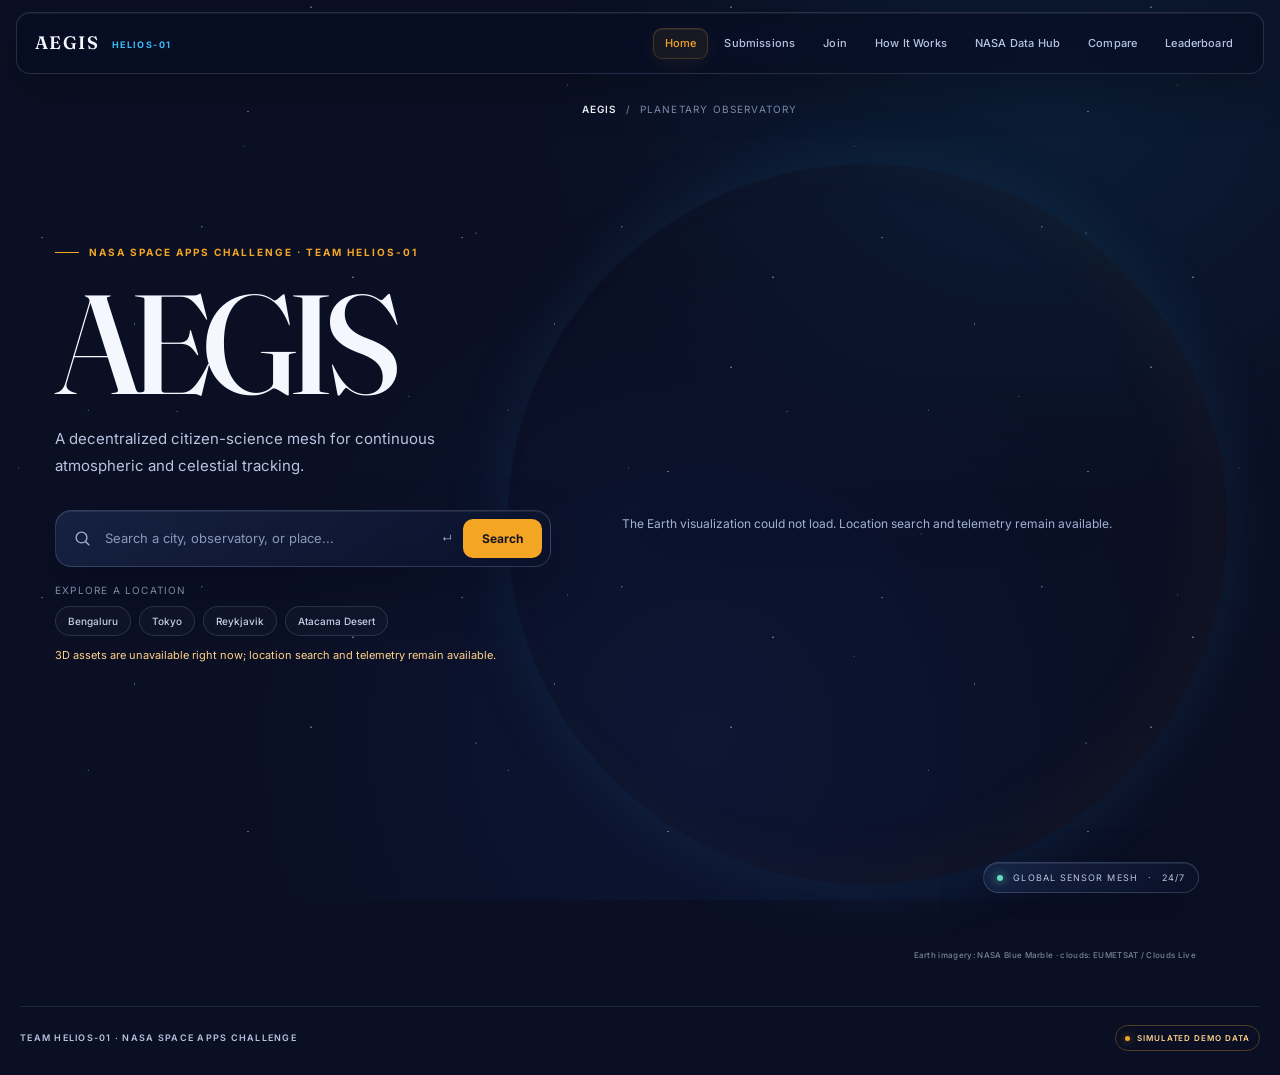
<file: index.html>
<!-- Run with a local server (for example, `npx serve .`) because the Earth textures load over the network. -->
<!doctype html>
<html lang="en">
<head>
  <meta charset="utf-8" />
  <meta name="viewport" content="width=device-width, initial-scale=1" />
  <meta name="theme-color" content="#0A0F24" />
  <meta name="description" content="AEGIS connects citizen-science observers into a continuous planetary mesh for atmospheric and celestial tracking." />
  <title>AEGIS — A living planetary mesh</title>
  <link rel="preconnect" href="https://fonts.googleapis.com" />
  <link rel="preconnect" href="https://fonts.gstatic.com" crossorigin />
  <link href="https://fonts.googleapis.com/css2?family=Fraunces:opsz,wght@9..144,500;9..144,600&family=Inter:wght@400;500;600;700&display=swap" rel="stylesheet" />
  <link rel="stylesheet" href="./assets/css/theme.css" />
  <link rel="stylesheet" href="./assets/css/earth.css" />
  <style>
    :root{color-scheme:dark;--ink:#f5f7ff;--muted:#b8c4e0;--soft:#7e8cae;--cyan:#38bdf8;--amber:#f5a524;--line:rgba(206,225,255,.12);--glass:rgba(20,27,58,.68)}
    *{box-sizing:border-box}html,body{margin:0;min-height:100%;background:#0a0f24;color:var(--ink)}body{font-family:Inter,system-ui,sans-serif;overflow-x:hidden}button,input{font:inherit}button{color:inherit}.space{position:fixed;inset:0;z-index:0;pointer-events:none;overflow:hidden;background:radial-gradient(ellipse at 82% 13%,rgba(16,111,154,.14),transparent 34%),radial-gradient(ellipse at 55% 82%,rgba(21,45,107,.22),transparent 45%),#0a0f24}.space:before,.space:after{content:"";position:absolute;inset:-20%;background-image:radial-gradient(1px 1px at 9% 13%,#b8dfff 60%,transparent),radial-gradient(1px 1px at 45% 27%,#fff 60%,transparent),radial-gradient(1px 1px at 82% 64%,#8fdcff 60%,transparent),radial-gradient(1px 1px at 71% 16%,#fff 60%,transparent),radial-gradient(1px 1px at 20% 81%,#fff 60%,transparent),radial-gradient(1px 1px at 93% 40%,#b8dfff 60%,transparent),radial-gradient(1px 1px at 35% 52%,#fff 60%,transparent);background-size:420px 360px;opacity:.38;animation:drift 90s linear infinite}.space:after{background-size:610px 510px;opacity:.2;animation-duration:140s;animation-direction:reverse}@keyframes drift{to{transform:translate3d(3%,-2%,0)}}.page{position:relative;z-index:1;min-height:100svh;display:grid;grid-template-columns:minmax(410px,45%) minmax(0,55%);max-width:1600px;margin:auto;padding:0 4.3vw}.copy{display:flex;flex-direction:column;justify-content:center;padding:72px 2.4vw 56px 0;position:relative;z-index:2}.eyebrow,.micro{font-size:10px;letter-spacing:.2em;text-transform:uppercase;font-weight:700}.eyebrow{color:var(--amber);display:flex;gap:10px;align-items:center}.eyebrow:before{content:"";width:24px;height:1px;background:var(--amber)}h1{font-family:Fraunces,Georgia,serif;font-weight:500;font-size:clamp(78px,11vw,150px);line-height:.84;letter-spacing:-.075em;margin:26px 0 22px}.lede{color:var(--muted);font-size:15px;line-height:1.8;max-width:445px;margin:0 0 31px}.search-wrap{max-width:570px;position:relative}.searchbar{display:flex;align-items:center;gap:11px;padding:8px 8px 8px 17px;border:1px solid rgba(186,223,255,.19);border-radius:16px;background:var(--glass);backdrop-filter:blur(16px);box-shadow:0 10px 45px rgba(0,0,0,.16);transition:border-color .2s,box-shadow .2s}.searchbar:focus-within{border-color:rgba(56,189,248,.75);box-shadow:0 0 0 3px rgba(56,189,248,.12),0 12px 46px rgba(0,0,0,.24)}.search-icon{width:19px;height:19px;flex:none;color:#9fb2d4}.searchbar input{min-width:0;flex:1;background:transparent;border:0;outline:0;color:var(--ink);font-size:13px}.searchbar input::placeholder{color:#8b99b8}.search-btn{border:0;border-radius:10px;background:var(--amber);color:#171522;font-size:12px;font-weight:700;padding:12px 19px;cursor:pointer;transition:transform .2s,background .2s}.search-btn:hover{background:#ffc15a;transform:translateY(-1px)}.search-btn:focus-visible,.chip:focus-visible,.reset:focus-visible,.copy-coords:focus-visible,.suggestion:focus-visible{outline:2px solid #fff;outline-offset:3px}.keyhint{font-size:10px;color:#95a4c3;white-space:nowrap}.suggestions{position:absolute;top:calc(100% + 8px);left:0;right:0;z-index:8;padding:6px;border:1px solid var(--line);border-radius:14px;background:rgba(14,21,47,.96);backdrop-filter:blur(20px);box-shadow:0 20px 50px #030713a8;display:none}.suggestions.open{display:block}.suggestion{width:100%;border:0;background:transparent;text-align:left;padding:11px 12px;border-radius:9px;cursor:pointer}.suggestion:hover,.suggestion.active{background:rgba(56,189,248,.12)}.suggestion strong{display:block;font-size:12px;font-weight:600}.suggestion small{display:block;color:var(--muted);font-size:10px;margin-top:4px}.suggestion-note{padding:9px 12px;color:var(--muted);font-size:11px}.quick-label{font-size:10px;letter-spacing:.12em;color:#8997b5;text-transform:uppercase;margin:17px 0 10px}.chips{display:flex;flex-wrap:wrap;gap:8px}.chip{border:1px solid rgba(190,213,255,.16);background:rgba(255,255,255,.025);color:#c7d4ed;border-radius:99px;padding:8px 12px;font-size:10px;cursor:pointer;transition:all .2s}.chip:hover{border-color:rgba(56,189,248,.55);color:#fff;background:rgba(56,189,248,.08)}.inline-message{min-height:18px;color:#ffd28a;font-size:11px;margin:12px 0 0}.specs{max-width:570px;margin-top:18px;border:1px solid var(--line);border-radius:16px;background:linear-gradient(135deg,rgba(22,31,66,.72),rgba(13,21,47,.75));backdrop-filter:blur(16px);padding:17px 18px 14px;opacity:0;transform:translateY(15px);pointer-events:none;transition:opacity .5s,transform .5s}.specs.visible{opacity:1;transform:translateY(0);pointer-events:auto}.spec-head{display:flex;justify-content:space-between;gap:16px;align-items:flex-start;margin-bottom:14px}.spec-head h2{font-size:16px;margin:0 0 7px;font-weight:600;letter-spacing:-.02em}.coords{font-size:10px;color:var(--muted);display:flex;align-items:center;gap:7px}.copy-coords{border:0;background:transparent;color:var(--cyan);font-size:10px;padding:2px 4px;cursor:pointer}.reset{border:1px solid rgba(190,213,255,.2);background:rgba(255,255,255,.035);border-radius:8px;padding:7px 9px;color:#d3def3;font-size:10px;cursor:pointer;white-space:nowrap}.reset:hover{border-color:var(--cyan)}.tiles{display:grid;grid-template-columns:repeat(3,minmax(0,1fr));gap:7px}.tile{border:1px solid rgba(195,215,255,.08);border-radius:10px;background:rgba(255,255,255,.025);padding:10px 10px 9px;min-height:61px;animation:rise .45s both;animation-delay:calc(var(--i)*55ms)}@keyframes rise{from{opacity:0;transform:translateY(8px)}to{opacity:1;transform:none}}.tile .label{display:block;font-size:9px;color:#9daac7;margin-bottom:6px;letter-spacing:.04em}.tile .value{display:block;font-size:12px;font-weight:600;color:#f5f7ff;white-space:nowrap;overflow:hidden;text-overflow:ellipsis}.tile .value.accent{color:var(--amber)}.skeleton{display:inline-block;width:65%;height:10px;border-radius:8px;background:linear-gradient(90deg,#263252,#3a4765,#263252);background-size:200% 100%;animation:shimmer 1.4s infinite}@keyframes shimmer{to{background-position:-200% 0}}.dayline{color:#b8c4e0;font-size:10px;margin:12px 1px 0}.data-note{font-size:9px;color:#8290ad;margin:9px 1px 0}.globe-side{position:relative;min-height:100vh;display:grid;place-items:center;overflow:visible}.globe-shell{position:absolute;width:min(67vw,940px);aspect-ratio:1;right:-11%;top:50%;transform:translateY(-50%);filter:drop-shadow(0 0 44px rgba(23,144,195,.13))}.globe-shell:after{content:"";position:absolute;inset:8%;border-radius:50%;pointer-events:none;box-shadow:inset -32px -14px 70px rgba(245,165,36,.035),0 0 68px rgba(56,189,248,.1)}#globeViz{width:100%;height:100%}#globeViz canvas{display:block;outline:none}.globe-badge{position:absolute;bottom:9%;right:4%;display:flex;align-items:center;gap:10px;border:1px solid rgba(190,213,255,.12);border-radius:99px;background:rgba(14,21,46,.62);backdrop-filter:blur(12px);padding:9px 13px;color:#b9c6df;font-size:9px;letter-spacing:.12em;text-transform:uppercase}.live-dot{width:6px;height:6px;border-radius:50%;background:#65e0bd;box-shadow:0 0 10px #65e0bd}.brand-mark{position:absolute;left:0;top:29px;color:#8090b2;font-size:10px;letter-spacing:.12em}.brand-mark strong{color:var(--ink);font-weight:600}.result-live{position:absolute;width:1px;height:1px;padding:0;margin:-1px;overflow:hidden;clip:rect(0,0,0,0);white-space:nowrap;border:0}.mobile-title{display:none}
    @media(max-width:1050px){.page{grid-template-columns:minmax(370px,48%) minmax(0,52%);padding:0 3vw}.copy{padding-right:1vw}.globe-shell{width:76vw;right:-28%}h1{font-size:clamp(82px,12vw,132px)}.lede{font-size:14px}}
    @media(max-width:760px){.page{display:flex;flex-direction:column;padding:0 20px}.globe-side{order:0;min-height:45svh;height:45svh;margin:0 -20px;overflow:hidden}.globe-shell{width:min(106vw,540px);right:50%;top:52%;transform:translate(50%,-50%)}.globe-badge{right:6%;bottom:5%;font-size:8px}.brand-mark{left:22px;top:18px}.copy{order:1;padding:10px 0 35px;justify-content:flex-start}.eyebrow{font-size:9px}h1{display:none}.mobile-title{display:block;font-family:Fraunces,Georgia,serif;font-size:72px;line-height:.9;letter-spacing:-.07em;margin:4px 0 12px}.lede{font-size:13px;line-height:1.7;margin-bottom:21px;max-width:520px}.searchbar{gap:9px;padding-left:13px}.searchbar input{font-size:12px}.search-btn{padding:11px 13px}.keyhint{display:none}.specs{margin-top:14px;padding:14px}.tiles{grid-template-columns:repeat(2,minmax(0,1fr))}.spec-head h2{font-size:15px}}
    @media(max-width:380px){.tiles{gap:5px}.tile{padding:9px 8px}.chip{padding:7px 10px}.search-icon{display:none}}
    @media(prefers-reduced-motion:reduce){*,*:before,*:after{scroll-behavior:auto!important;animation-duration:.01ms!important;animation-iteration-count:1!important;transition-duration:.01ms!important}.space:before,.space:after{animation:none!important}}
  </style>
  <style>
    .searchbar,.specs,.globe-badge{border:1px solid rgba(190,219,255,.18);background:linear-gradient(145deg,rgba(29,43,78,.68),rgba(10,17,39,.72));box-shadow:inset 0 1px 0 rgba(255,255,255,.07),0 18px 52px rgba(1,5,18,.24);backdrop-filter:saturate(145%) blur(20px);-webkit-backdrop-filter:saturate(145%) blur(20px)}
    .tile{border:1px solid rgba(190,219,255,.13);background:linear-gradient(145deg,rgba(30,43,76,.56),rgba(11,18,42,.7));box-shadow:inset 0 1px 0 rgba(255,255,255,.045);backdrop-filter:blur(14px);-webkit-backdrop-filter:blur(14px)}
    .globe-badge{border-radius:999px}
    .location-photo{display:grid;grid-template-columns:minmax(105px,34%) minmax(0,1fr);gap:12px;align-items:center;margin:13px 0 14px;padding:8px;border:1px solid rgba(190,219,255,.13);border-radius:12px;background:rgba(7,13,31,.56)}
    .location-photo[hidden]{display:none}
    .location-photo img{display:block;width:100%;height:84px;object-fit:cover;border-radius:7px;background:linear-gradient(135deg,rgba(56,189,248,.14),rgba(245,165,36,.08))}
    .location-photo figcaption{display:flex;flex-direction:column;gap:8px;min-width:0;color:var(--muted);font-size:10px;line-height:1.45}
    .location-photo figcaption span{font-weight:600;color:var(--ink)}
    .location-photo a{color:#82d8ff;text-decoration:none;font-size:9px}
    .location-photo a:hover{text-decoration:underline}
    @media(max-width:380px){.location-photo{grid-template-columns:100px minmax(0,1fr);gap:9px}.location-photo img{height:74px}}
  </style>
</head>
<body>
  <div class="space" aria-hidden="true"></div>
  <main class="page">
    <section class="copy" aria-labelledby="hero-title">
      <div class="eyebrow">NASA Space Apps Challenge · Team HELIOS-01</div>
      <h1 id="hero-title">AEGIS</h1>
      <p class="mobile-title" aria-hidden="true">AEGIS</p>
      <p class="lede">A decentralized citizen-science mesh for continuous atmospheric and celestial tracking.</p>
      <div class="search-wrap">
        <form class="searchbar" id="searchForm" role="search">
          <svg class="search-icon" viewBox="0 0 24 24" fill="none" aria-hidden="true"><circle cx="10.8" cy="10.8" r="6.8" stroke="currentColor" stroke-width="1.7"/><path d="m16 16 4 4" stroke="currentColor" stroke-width="1.7" stroke-linecap="round"/></svg>
          <label for="placeSearch" class="result-live">Search a city, observatory, or place</label>
          <input id="placeSearch" autocomplete="off" aria-autocomplete="list" aria-controls="suggestions" aria-expanded="false" placeholder="Search a city, observatory, or place..." />
          <span class="keyhint" aria-hidden="true">↵</span>
          <button class="search-btn" type="submit">Search</button>
        </form>
        <div class="suggestions" id="suggestions" role="listbox" aria-label="Place suggestions"></div>
      </div>
      <div class="quick-label">Explore a location</div>
      <div class="chips" id="quickPicks" aria-label="Quick pick locations"></div>
      <p class="inline-message" id="message" role="status" aria-live="polite"></p>
      <section class="specs" id="specsCard" aria-label="Location telemetry" aria-live="polite">
        <div class="spec-head"><div><h2 id="placeTitle">Location</h2><div class="coords"><span id="coordinates">—</span><button class="copy-coords" id="copyCoordinates" type="button" aria-label="Copy coordinates">Copy</button></div></div><button class="reset" id="resetView" type="button">Reset view</button></div>
        <figure class="location-photo" id="locationPhoto" hidden aria-live="polite">
          <img id="locationPhotoImage" alt="" />
          <figcaption><span id="locationPhotoCaption"></span><a id="locationPhotoSource" target="_blank" rel="noopener noreferrer">Image source: Wikimedia Commons</a></figcaption>
        </figure>
        <div class="tiles" id="tiles"></div>
        <p class="dayline" id="dayline">Local daylight: <span>n/a</span></p>
        <p class="data-note">Data: OpenStreetMap, Open-Meteo · Moon phase calculated locally</p>
      </section>
      <span class="result-live" id="announcement" aria-live="polite"></span>
    </section>
    <section class="globe-side" aria-label="Interactive Earth visualization">
      <div class="brand-mark"><strong>AEGIS</strong> &nbsp;/&nbsp; PLANETARY OBSERVATORY</div>
      <div class="globe-shell"><div id="globeViz" aria-label="Interactive Earth. Drag to rotate." role="img"></div></div>
      <div class="globe-badge"><span class="live-dot"></span> Global sensor mesh <span aria-hidden="true">·</span> 24/7</div>
      <p class="imagery-credit">Earth imagery: NASA Blue Marble · clouds: EUMETSAT / Clouds Live</p>
    </section>
  </main>
<script type="module" src="./assets/js/nav.js"></script>
<script type="module" src="./assets/js/stars.js"></script>
<script type="module">
  const CONFIG = {
    colors: { background: '#0A0F24', cyan: '#38BDF8', amber: '#F5A524' },
    rotationDegreesPerSecond: 0.4,
    animationMs: 2000,
    searchDebounceMs: 1000,
    globe: './assets/images/earth-blue-marble.jpg',
    night: './assets/images/earth-night.jpg',
    bump: './assets/images/earth-topology.png',
    clouds: './assets/images/clouds-alpha.png',
    nominatim: 'https://nominatim.openstreetmap.org/search',
    weather: 'https://api.open-meteo.com/v1/forecast'
  };
  const FALLBACKS = [
    { name:'Tokyo', region:'Tokyo', country:'Japan', lat:35.6762, lng:139.6503, elevation:40, timezone:'Asia/Tokyo' },
    { name:'New York', region:'New York', country:'United States', lat:40.7128, lng:-74.006, elevation:10, timezone:'America/New_York' },
    { name:'Reykjavik', region:'Capital Region', country:'Iceland', lat:64.1466, lng:-21.9426, elevation:20, timezone:'Atlantic/Reykjavik' },
    { name:'Bengaluru', region:'Karnataka', country:'India', lat:12.9716, lng:77.5946, elevation:920, timezone:'Asia/Kolkata' },
    { name:'Cairo', region:'Cairo Governorate', country:'Egypt', lat:30.0444, lng:31.2357, elevation:23, timezone:'Africa/Cairo' },
    { name:'Rio de Janeiro', region:'Rio de Janeiro', country:'Brazil', lat:-22.9068, lng:-43.1729, elevation:2, timezone:'America/Sao_Paulo' },
    { name:'Sydney', region:'New South Wales', country:'Australia', lat:-33.8688, lng:151.2093, elevation:58, timezone:'Australia/Sydney' },
    { name:'Cape Town', region:'Western Cape', country:'South Africa', lat:-33.9249, lng:18.4241, elevation:25, timezone:'Africa/Johannesburg' },
    { name:'Atacama Desert', region:'Antofagasta', country:'Chile', lat:-23.8634, lng:-69.1328, elevation:2400, timezone:'America/Santiago' }
  ];
  const QUICK = ['Bengaluru','Tokyo','Reykjavik','Atacama Desert'];
  const reducedMotion = matchMedia('(prefers-reduced-motion: reduce)').matches;
  const $ = (selector) => document.querySelector(selector);
  const input = $('#placeSearch'), suggestionBox = $('#suggestions'), message = $('#message'), card = $('#specsCard');
  const searchForm = $('#searchForm'), quickPicks = $('#quickPicks');
  let Globe, gsap, globe, selected = null, cache = new Map(), searchTimer, activeIndex = -1, lastRequestAt = 0, dragTimer, localTicker, photoRequest = 0;
  let autoRotate = !reducedMotion, renderFrame = 0;

  const esc = (text) => String(text ?? '').replace(/[&<>"']/g, (char) => ({'&':'&amp;','<':'&lt;','>':'&gt;','"':'&quot;',"'":'&#39;'}[char]));
  const formatCoord = (value, positive, negative) => `${Math.abs(value).toFixed(4)}° ${value >= 0 ? positive : negative}`;
  const titleFor = (place) => [place.name, place.region && place.region !== place.name ? place.region : '', place.country].filter(Boolean).join(', ');

  async function loadLocationPhoto(place) {
    const requestId = ++photoRequest;
    const figure = $('#locationPhoto');
    const image = $('#locationPhotoImage');
    figure.hidden = true;
    image.removeAttribute('src');
    const params = new URLSearchParams({
      action:'query', generator:'search', gsrsearch:`filetype:bitmap ${place.name} ${place.country || place.region || ''} landmark`,
      gsrnamespace:'6', gsrlimit:'8', prop:'imageinfo', iiprop:'url', iiurlwidth:'900', format:'json', origin:'*'
    });
    try {
      const response = await fetch(`https://commons.wikimedia.org/w/api.php?${params}`);
      if (!response.ok) return;
      const result = await response.json();
      const page = Object.values(result.query?.pages || {}).find((candidate) => candidate.imageinfo?.[0]?.thumburl && candidate.imageinfo?.[0]?.descriptionurl);
      const info = page?.imageinfo?.[0];
      if (!info || requestId !== photoRequest) return;
      const imageUrl = new URL(info.thumburl);
      const sourceUrl = new URL(info.descriptionurl);
      if (!['upload.wikimedia.org', 'thumb.wikimedia.org'].includes(imageUrl.hostname) || sourceUrl.hostname !== 'commons.wikimedia.org') return;
      image.src = imageUrl.href;
      image.alt = `${place.name}${place.country ? `, ${place.country}` : ''} — ${page.title.replace(/^File:/, '').replaceAll('_', ' ')}`;
      image.onerror = () => { if (requestId === photoRequest) figure.hidden = true; };
      $('#locationPhotoCaption').textContent = page.title.replace(/^File:/, '').replaceAll('_', ' ');
      $('#locationPhotoSource').href = sourceUrl.href;
      figure.hidden = false;
    } catch {
      if (requestId === photoRequest) figure.hidden = true;
    }
  }

  function tile(label, value, icon, i, accent = false) {
    return `<div class="tile" style="--i:${i}"><span class="label">${icon} &nbsp; ${label}</span><span class="value${accent ? ' accent' : ''}">${value}</span></div>`;
  }
  function skeletonTiles() {
    const labels = [['Local time','◷'],['Elevation','⌁'],['Temperature','☼'],['Cloud cover','◌'],['Sunrise','↑'],['Sunset','↓'],['Moon phase','◔'],['Illumination','◕']];
    $('#tiles').innerHTML = labels.map(([label, icon], i) => tile(label, '<span class="skeleton" aria-label="Loading"></span>', icon, i)).join('');
  }
  function moonInfo(date = new Date()) {
    const cycle = 29.530588853;
    const knownNewMoon = Date.UTC(2000,0,6,18,14);
    const age = ((date.getTime() - knownNewMoon) / 86400000 % cycle + cycle) % cycle;
    const illumination = Math.round((1 - Math.cos(2 * Math.PI * age / cycle)) * 50);
    const names = ['New moon','Waxing crescent','First quarter','Waxing gibbous','Full moon','Waning gibbous','Last quarter','Waning crescent'];
    return { name: names[Math.round(age / cycle * 8) % 8], illumination };
  }
  function updateClock() {
    if (!selected) return;
    const now = new Date();
    const time = selected.timezone ? new Intl.DateTimeFormat('en', { timeZone:selected.timezone, hour:'2-digit', minute:'2-digit', second:'2-digit', hour12:false }).format(now) : 'n/a';
    const clockTile = $('#tiles .tile:first-child .value');
    if (clockTile) clockTile.textContent = time;
    const sunriseAt = selected.sunrise ? Date.parse(selected.sunrise) : NaN;
    const sunsetAt = selected.sunset ? Date.parse(selected.sunset) : NaN;
    const isDay = Number.isFinite(sunriseAt) && Number.isFinite(sunsetAt) ? now.getTime() >= sunriseAt && now.getTime() < sunsetAt : null;
    $('#dayline').innerHTML = `Local daylight: <span>${isDay === null ? 'n/a' : isDay ? 'Daytime' : 'Nighttime'}</span>`;
  }
  function paintTelemetry(place, data = {}) {
    const moon = moonInfo();
    const v = data.current || {};
    const temperature = Number.isFinite(v.temperature_2m) ? `${Math.round(v.temperature_2m)}°C` : 'n/a';
    const cloud = Number.isFinite(v.cloud_cover) ? `${Math.round(v.cloud_cover)}% · ${v.cloud_cover < 25 ? 'clear' : v.cloud_cover < 70 ? 'partly cloudy' : 'overcast'}` : 'n/a';
    const elevation = Number.isFinite(data.elevation?.[0]) ? `${Math.round(data.elevation[0])} m` : Number.isFinite(place.elevation) ? `${place.elevation} m` : 'n/a';
    const sunrise = data.daily?.sunrise?.[0] ? new Date(data.daily.sunrise[0]).toLocaleTimeString('en', { timeZone:place.timezone, hour:'2-digit', minute:'2-digit', hour12:false }) : 'n/a';
    const sunset = data.daily?.sunset?.[0] ? new Date(data.daily.sunset[0]).toLocaleTimeString('en', { timeZone:place.timezone, hour:'2-digit', minute:'2-digit', hour12:false }) : 'n/a';
    $('#tiles').innerHTML = [
      tile('Local time','—','◷',0,true), tile('Elevation',elevation,'⌁',1), tile('Temperature',temperature,'☼',2,true), tile('Cloud cover',cloud,'◌',3), tile('Sunrise',sunrise,'↑',4), tile('Sunset',sunset,'↓',5), tile('Moon phase',moon.name,'◔',6), tile('Illumination',`${moon.illumination}%`,'◕',7)
    ].join('');
    updateClock();
    clearInterval(localTicker); localTicker = setInterval(updateClock, 1000);
  }
  async function loadTelemetry(place) {
    skeletonTiles();
    const params = new URLSearchParams({ latitude:place.lat, longitude:place.lng, current:'temperature_2m,cloud_cover', daily:'sunrise,sunset', timezone:'auto', forecast_days:'1' });
    const [weather, elevation] = await Promise.allSettled([
      fetch(`${CONFIG.weather}?${params}`).then((r) => { if (!r.ok) throw new Error('weather unavailable'); return r.json(); }),
      fetch(`https://api.open-meteo.com/v1/elevation?latitude=${place.lat}&longitude=${place.lng}`).then((r) => { if (!r.ok) throw new Error('elevation unavailable'); return r.json(); })
    ]);
    const weatherData = weather.status === 'fulfilled' ? weather.value : {};
    if (weatherData.timezone) place.timezone = weatherData.timezone;
    place.sunrise = weatherData.daily?.sunrise?.[0] || null;
    place.sunset = weatherData.daily?.sunset?.[0] || null;
    if (elevation.status === 'fulfilled') weatherData.elevation = elevation.value.elevation;
    if (weather.status === 'rejected' && elevation.status === 'rejected') message.textContent = 'Live telemetry is temporarily unavailable; the globe and location remain available.';
    paintTelemetry(place, weatherData);
  }
  function setSuggestions(items, note = '') {
    activeIndex = -1;
    suggestionBox.innerHTML = items.map((place, i) => `<button class="suggestion" type="button" role="option" aria-selected="false" data-index="${i}"><strong>${esc(place.name)}</strong><small>${esc([place.region,place.country].filter(Boolean).join(', '))}</small></button>`).join('') + (note ? `<div class="suggestion-note">${esc(note)}</div>` : '');
    suggestionBox.classList.toggle('open', items.length > 0 || Boolean(note));
    input.setAttribute('aria-expanded', String(items.length > 0));
    suggestionBox.querySelectorAll('.suggestion').forEach((button) => button.addEventListener('click', () => choose(items[Number(button.dataset.index)])));
  }
  function closeSuggestions() { suggestionBox.classList.remove('open'); input.setAttribute('aria-expanded','false'); activeIndex = -1; }
  function exactFallback(query) {
    const q = query.trim().toLowerCase();
    return FALLBACKS.find((p) => p.name.toLowerCase() === q || `${p.name}, ${p.country}`.toLowerCase() === q);
  }
  async function geocode(query) {
    const exact = exactFallback(query);
    if (exact) return [exact];
    const key = query.trim().toLowerCase();
    if (cache.has(key)) return cache.get(key);
    const delay = Math.max(0, CONFIG.searchDebounceMs - (Date.now() - lastRequestAt));
    if (delay) await new Promise((resolve) => setTimeout(resolve, delay));
    lastRequestAt = Date.now();
    const params = new URLSearchParams({ q:query, format:'jsonv2', addressdetails:'1', limit:'6' });
    // Browsers supply their normal User-Agent and same-origin referrer policy; User-Agent cannot be overridden from a web page.
    const response = await fetch(`${CONFIG.nominatim}?${params}`, { headers:{ Accept:'application/json' }, referrerPolicy:'strict-origin-when-cross-origin' });
    if (!response.ok) throw new Error('Place search is temporarily unavailable. Try a quick pick or search again.');
    const results = await response.json();
    const places = results.slice(0,6).map((item) => {
      const a = item.address || {};
      const name = item.name || a.city || a.town || a.village || query;
      return { name, region:a.state || a.county || a.region || '', country:a.country || '', lat:Number(item.lat), lng:Number(item.lon), timezone:null, elevation:null, displayName:item.display_name };
    });
    cache.set(key, places);
    return places;
  }
  async function suggest(query) {
    clearTimeout(searchTimer);
    const value = query.trim();
    if (value.length < 2) { closeSuggestions(); return; }
    const exact = exactFallback(value);
    if (exact) { setSuggestions([exact]); return; }
    searchTimer = setTimeout(async () => {
      setSuggestions([], 'Searching the place index…');
      try { const places = await geocode(value); setSuggestions(places, places.length ? '' : 'No places found. Try a nearby city.'); }
      catch (error) { setSuggestions([], error.message); }
    }, 380);
  }
  function animateTo(place) {
    const controls = globe.controls();
    controls.autoRotate = false;
    autoRotate = false;
    globe.ringsData([{ lat:place.lat, lng:place.lng, maxR:3.5, propagationSpeed:1.8, repeatPeriod:1000, color:CONFIG.colors.cyan }]);
    globe.pointsData([{ lat:place.lat, lng:place.lng, size:.3, color:CONFIG.colors.amber }]);
    globe.labelsData([{ lat:place.lat, lng:place.lng, text:place.name, color:'#F5F7FF', size:1.1 }]);
    if (reducedMotion) { globe.pointOfView({ lat:place.lat, lng:place.lng, altitude:.72 }, 0); return Promise.resolve(); }
    const from = globe.pointOfView();
    const proxy = { lat:from.lat, lng:from.lng, altitude:Math.max(from.altitude,1.8) };
    const deltaLng = ((place.lng - from.lng + 540) % 360) - 180;
    return new Promise((resolve) => {
      const route = gsap.timeline({ onUpdate:() => globe.pointOfView(proxy, 0), onComplete:resolve });
      if (Math.abs(deltaLng) > 110) {
        route.to(proxy, { lat:place.lat * .48 + from.lat * .52, lng:from.lng + deltaLng * .48, altitude:2.05, duration:.55, ease:'power2.in' });
        route.to(proxy, { lat:place.lat, lng:from.lng + deltaLng, altitude:.72, duration:1.45, ease:'power2.out' });
      } else {
        route.to(proxy, { lat:place.lat, lng:from.lng + deltaLng, altitude:.72, duration:CONFIG.animationMs/1000, ease:'power2.inOut' });
      }
    });
  }
  async function choose(place) {
    if (!place) return;
    if (!globe) { message.textContent = 'Earth is still initializing. Please try again in a moment.'; return; }
    closeSuggestions(); input.value = place.name; message.textContent = ''; selected = place; clearInterval(localTicker);
    $('#placeTitle').textContent = titleFor(place);
    $('#coordinates').textContent = `${formatCoord(place.lat,'N','S')}, ${formatCoord(place.lng,'E','W')}`;
    loadLocationPhoto(place);
    card.classList.remove('visible');
    skeletonTiles();
    await Promise.all([animateTo(place), loadTelemetry(place)]);
    card.classList.add('visible');
    $('#announcement').textContent = `Showing planetary telemetry for ${titleFor(place)}.`;
  }
  function reset() {
    selected = null; photoRequest += 1; clearInterval(localTicker); card.classList.remove('visible'); $('#locationPhoto').hidden = true; closeSuggestions(); input.value = ''; message.textContent = ''; $('#tiles').innerHTML = ''; $('#dayline').innerHTML = 'Local daylight: <span>n/a</span>';
    globe.pointsData([]).ringsData([]).labelsData([]).pointOfView({ lat:12, lng:-82, altitude:2.15 }, CONFIG.animationMs);
    if (!reducedMotion) { autoRotate = true; globe.controls().autoRotate = true; }
  }

  QUICK.forEach((name) => { const place = FALLBACKS.find((p) => p.name === name); const button = document.createElement('button'); button.type = 'button'; button.className = 'chip'; button.textContent = name; button.addEventListener('click', () => choose(place)); quickPicks.append(button); });
  input.addEventListener('input', () => suggest(input.value));
  searchForm.addEventListener('submit', async (event) => {
    event.preventDefault();
    const query = input.value.trim();
    if (!query) { input.focus(); return; }
    message.textContent = '';
    try {
      const places = await geocode(query);
      if (!places.length) { message.textContent = "We couldn't find that place. Try a nearby city."; closeSuggestions(); return; }
      if (places.length > 1 && !exactFallback(query)) setSuggestions(places); else choose(places[0]);
    } catch (error) { message.textContent = error.message || 'Search is unavailable right now. Quick picks are still ready.'; }
  });
  input.addEventListener('keydown', (event) => {
    const options = [...suggestionBox.querySelectorAll('.suggestion')];
    if (event.key === 'ArrowDown' && options.length) { event.preventDefault(); activeIndex = (activeIndex + 1) % options.length; options.forEach((o,i) => { o.classList.toggle('active',i===activeIndex); o.setAttribute('aria-selected',String(i===activeIndex)); }); options[activeIndex].scrollIntoView({ block:'nearest' }); }
    else if (event.key === 'ArrowUp' && options.length) { event.preventDefault(); activeIndex = (activeIndex - 1 + options.length) % options.length; options.forEach((o,i) => { o.classList.toggle('active',i===activeIndex); o.setAttribute('aria-selected',String(i===activeIndex)); }); options[activeIndex].scrollIntoView({ block:'nearest' }); }
    else if (event.key === 'Enter' && activeIndex >= 0 && options[activeIndex]) { event.preventDefault(); options[activeIndex].click(); }
    else if (event.key === 'Escape') closeSuggestions();
  });
  document.addEventListener('click', (event) => { if (!event.target.closest('.search-wrap')) closeSuggestions(); });
  $('#resetView').addEventListener('click', reset);
  $('#copyCoordinates').addEventListener('click', async () => { if (!selected) return; try { await navigator.clipboard.writeText(`${selected.lat}, ${selected.lng}`); $('#copyCoordinates').textContent='Copied'; setTimeout(() => $('#copyCoordinates').textContent='Copy',1300); } catch { message.textContent='Clipboard access is unavailable in this browser.'; } });

  try {
    const [globeModule, gsapModule, THREE] = await Promise.all([
      import('https://esm.sh/globe.gl@2.46.2'),
      import('https://esm.sh/gsap@3.14.2'),
      import('https://esm.sh/three@%3E=0.179%20%3C1?target=es2022')
    ]);
    Globe = globeModule.default; gsap = gsapModule.gsap || gsapModule.default;
    const textureLoader = new THREE.TextureLoader();
    const loadTexture = (url) => new Promise((resolve, reject) => textureLoader.load(url, resolve, undefined, reject));
    const [dayTexture, nightTexture, bumpTexture, cloudTexture] = await Promise.all([
      loadTexture(CONFIG.globe), loadTexture(CONFIG.night), loadTexture(CONFIG.bump), loadTexture(CONFIG.clouds)
    ]);
    dayTexture.colorSpace = THREE.SRGBColorSpace;
    nightTexture.colorSpace = THREE.SRGBColorSpace;
    cloudTexture.colorSpace = THREE.SRGBColorSpace;
    const surfaceMaterial = new THREE.MeshPhongMaterial({
      map:dayTexture,
      bumpMap:bumpTexture,
      bumpScale:2.2,
      color:0xffffff,
      shininess:8,
      specular:new THREE.Color(0x254c6d)
    });
    surfaceMaterial.onBeforeCompile = (shader) => {
      shader.uniforms.uAegisNightMap = { value:nightTexture };
      shader.uniforms.uAegisSunDirection = { value:new THREE.Vector3(-1, .25, .14).normalize() };
      shader.vertexShader = shader.vertexShader
        .replace('#include <common>', '#include <common>\nvarying vec3 vAegisWorldNormal;')
        .replace('#include <normal_vertex>', '#include <normal_vertex>\nvAegisWorldNormal = normalize(mat3(modelMatrix) * objectNormal);');
      shader.fragmentShader = shader.fragmentShader
        .replace('#include <common>', '#include <common>\nuniform sampler2D uAegisNightMap;\nuniform vec3 uAegisSunDirection;\nvarying vec3 vAegisWorldNormal;')
        .replace('#include <emissivemap_fragment>', `#include <emissivemap_fragment>
          float aegisDaylight = smoothstep(-0.2, 0.12, dot(normalize(vAegisWorldNormal), normalize(uAegisSunDirection)));
          vec3 aegisNightLights = texture2D(uAegisNightMap, vMapUv).rgb;
          totalEmissiveRadiance += aegisNightLights * (1.0 - aegisDaylight) * 1.35;`);
    };
    surfaceMaterial.customProgramCacheKey = () => 'aegis-blue-marble-day-night-v1';

    const host = $('#globeViz');
    globe = Globe({ animateIn:true, waitForGlobeReady:true })(host)
      .globeMaterial(surfaceMaterial)
      .backgroundColor('rgba(0,0,0,0)')
      .showAtmosphere(true).atmosphereColor('#78caff').atmosphereAltitude(.13)
      .pointsData([]).pointLat('lat').pointLng('lng').pointAltitude(.008).pointRadius('size').pointColor('color')
      .ringsData([]).ringLat('lat').ringLng('lng').ringMaxRadius('maxR').ringPropagationSpeed('propagationSpeed').ringRepeatPeriod('repeatPeriod').ringColor('color')
      .labelsData([]).labelLat('lat').labelLng('lng').labelText('text').labelColor('color').labelSize('size').labelDotRadius(.12).labelAltitude(.02);
    globe.width(host.clientWidth).height(host.clientHeight).showGraticules(false);
    const renderer = globe.renderer();
    renderer.setPixelRatio(Math.min(window.devicePixelRatio || 1, 2));
    renderer.outputColorSpace = THREE.SRGBColorSpace;
    renderer.toneMapping = THREE.ACESFilmicToneMapping;
    renderer.toneMappingExposure = 1.18;
    const anisotropy = Math.min(8, renderer.capabilities.getMaxAnisotropy());
    [dayTexture, nightTexture, bumpTexture, cloudTexture].forEach((texture) => { texture.anisotropy = anisotropy; });

    const ambientLight = new THREE.AmbientLight(0xb7cce5, .46);
    const sunlight = new THREE.DirectionalLight(0xfff5e4, 1.65);
    sunlight.position.set(-150, 38, 21);
    const cloudMaterial = new THREE.MeshPhongMaterial({
      map:cloudTexture,
      color:0xffffff,
      transparent:true,
      opacity:.68,
      depthWrite:false,
      shininess:1
    });
    const cloudLayer = new THREE.Mesh(new THREE.SphereGeometry(100.72, 96, 96), cloudMaterial);
    cloudLayer.renderOrder = 2;
    globe.scene().add(ambientLight, sunlight, cloudLayer);

    const controls = globe.controls();
    controls.enableDamping = true;
    controls.dampingFactor = .08;
    controls.minDistance = 130;
    controls.maxDistance = 520;
    controls.autoRotate = autoRotate;
    controls.autoRotateSpeed = CONFIG.rotationDegreesPerSecond / 6;
    controls.enablePan = false;
    globe.pointOfView({ lat:12, lng:-82, altitude:2.15 }, 0);
    host.addEventListener('pointerdown', () => { controls.autoRotate = false; clearTimeout(dragTimer); });
    host.addEventListener('pointerup', () => { clearTimeout(dragTimer); dragTimer = setTimeout(() => { if (!selected && !reducedMotion) { controls.autoRotate = true; autoRotate = true; } }, 4000); });
    const resize = new ResizeObserver(() => { const box = host.getBoundingClientRect(); globe.width(box.width).height(box.height); });
    resize.observe(host);
    const canvas = host.querySelector('canvas');
    if (canvas) { canvas.setAttribute('aria-hidden','true'); canvas.style.touchAction='pan-y'; }

    let cloudFrame = 0;
    let previousCloudFrame = 0;
    const animateCloudLayer = (time) => {
      if (previousCloudFrame && !document.hidden) cloudLayer.rotation.y += (time - previousCloudFrame) * 0.000000035;
      previousCloudFrame = time;
      cloudFrame = requestAnimationFrame(animateCloudLayer);
    };
    if (!reducedMotion) cloudFrame = requestAnimationFrame(animateCloudLayer);
    document.addEventListener('visibilitychange', () => {
      if (document.hidden) {
        cancelAnimationFrame(renderFrame);
        cancelAnimationFrame(cloudFrame);
        globe.pauseAnimation?.();
      } else {
        globe.resumeAnimation?.();
        if (!reducedMotion) { previousCloudFrame = 0; cloudFrame = requestAnimationFrame(animateCloudLayer); }
      }
    });
  } catch (error) {
    console.error('AEGIS globe initialization failed', error);
    $('#globeViz').innerHTML = '<div style="position:absolute;inset:0;display:grid;place-items:center;color:#9fb2d4;font:12px Inter,sans-serif;text-align:center;padding:20%">The Earth visualization could not load. Location search and telemetry remain available.</div>';
    message.textContent = '3D assets are unavailable right now; location search and telemetry remain available.';
  }
</script>
</body>
</html>
</file>
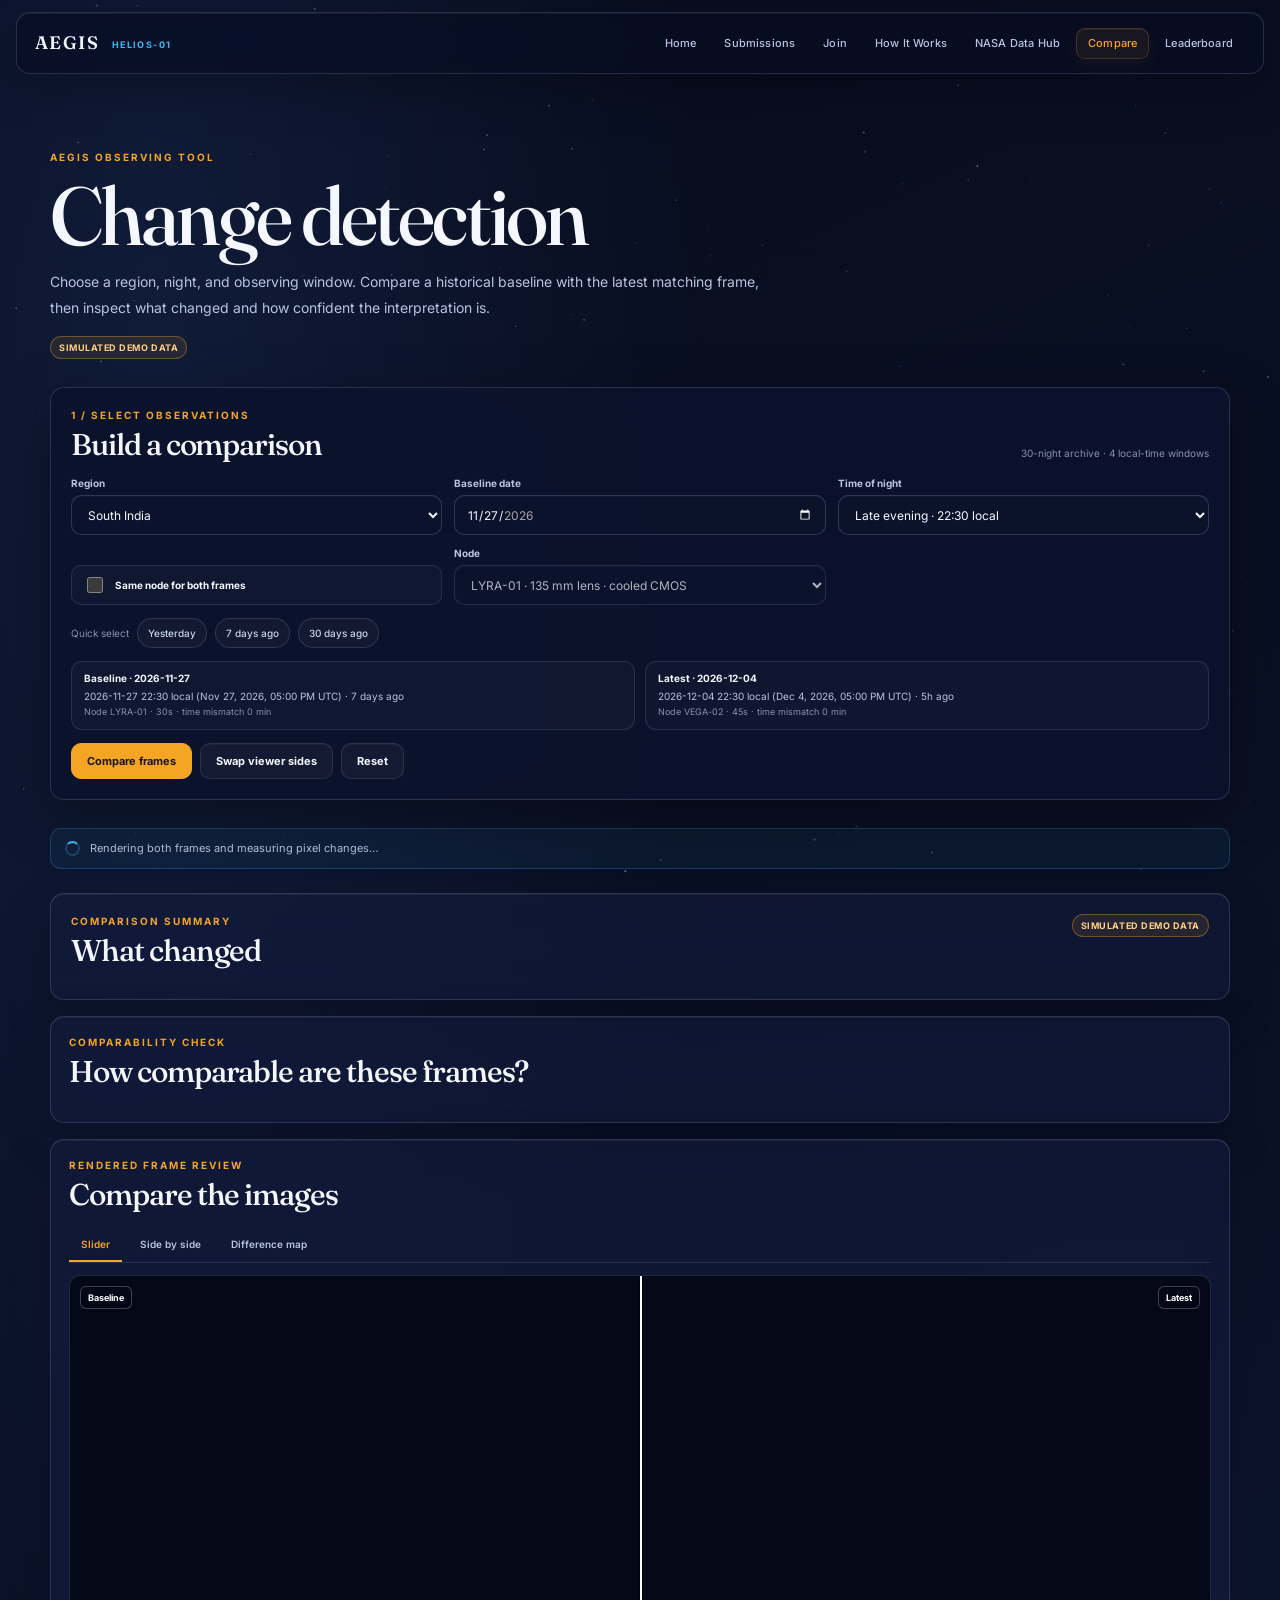
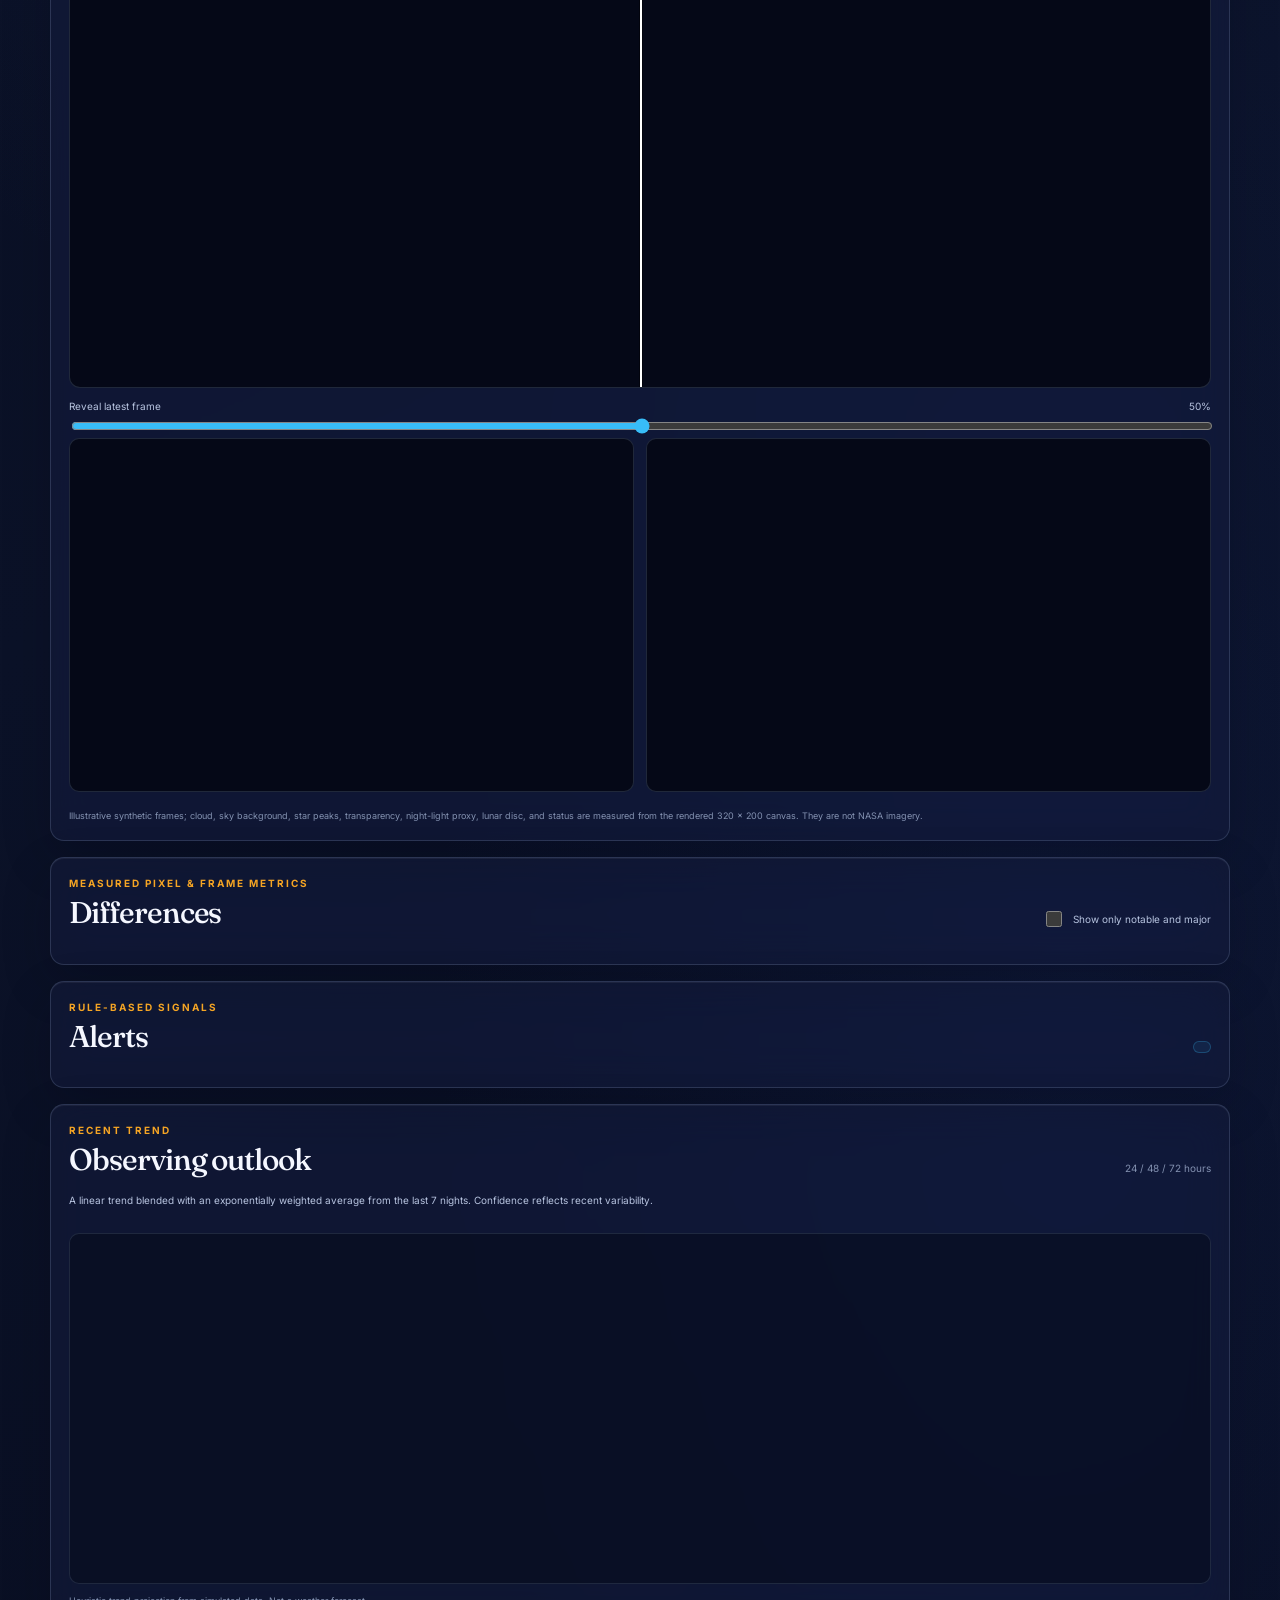
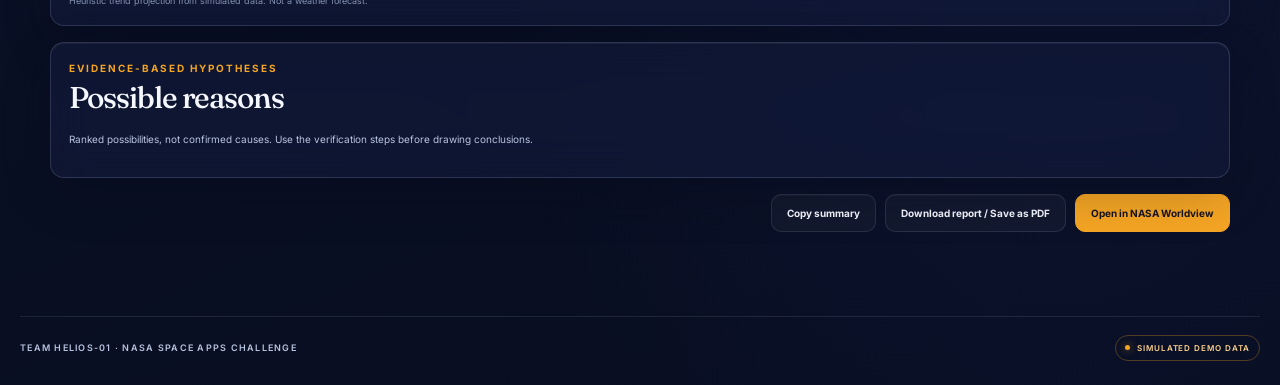
<file: compare.html>
<!doctype html>
<html lang="en">
<head>
  <meta charset="utf-8" />
  <meta name="viewport" content="width=device-width, initial-scale=1" />
  <meta name="theme-color" content="#0A0F24" />
  <meta name="description" content="Compare simulated AEGIS observing frames over time, inspect pixel-derived changes, and review transparent alerts and outlooks." />
  <title>Change Detection — AEGIS</title>
  <link rel="preconnect" href="https://fonts.googleapis.com" />
  <link rel="preconnect" href="https://fonts.gstatic.com" crossorigin />
  <link href="https://fonts.googleapis.com/css2?family=Fraunces:opsz,wght@0,9..144,500;0,9..144,600&family=Inter:wght@400;500;600;700&display=swap" rel="stylesheet" />
  <link rel="stylesheet" href="./assets/css/theme.css" />
  <link rel="stylesheet" href="./assets/css/compare.css" />
</head>
<body>
  <main class="aegis-content compare-page">
    <header class="compare-intro">
      <p class="section-eyebrow">AEGIS OBSERVING TOOL</p>
      <h1>Change detection</h1>
      <p class="intro">Choose a region, night, and observing window. Compare a historical baseline with the latest matching frame, then inspect what changed and how confident the interpretation is.</p>
      <span class="badge simulated-badge">SIMULATED DEMO DATA</span>
    </header>

    <section class="selection-panel glass" aria-labelledby="selection-title">
      <div class="panel-heading"><div><p class="section-eyebrow">1 / SELECT OBSERVATIONS</p><h2 id="selection-title">Build a comparison</h2></div><span class="selection-hint">30-night archive · 4 local-time windows</span></div>
      <form id="selection-form">
        <div class="selection-grid">
          <label>Region<select class="input" id="region-select" name="sector"></select></label>
          <label>Baseline date<input class="input" id="baseline-date" name="date" type="date" required /></label>
          <label>Time of night<select class="input" id="time-slot" name="slot"></select></label>
          <label class="node-toggle"><input id="same-node" name="sameNode" type="checkbox" /><span>Same node for both frames</span></label>
          <label>Node<select class="input" id="node-select" name="node" disabled></select></label>
        </div>
        <div class="quick-presets" role="group" aria-label="Baseline date presets">
          <span>Quick select</span>
          <button class="chip preset-button" type="button" data-days-ago="1">Yesterday</button>
          <button class="chip preset-button" type="button" data-days-ago="7">7 days ago</button>
          <button class="chip preset-button" type="button" data-days-ago="30">30 days ago</button>
        </div>
        <div id="selection-summary" class="selection-summary" role="status" aria-live="polite" aria-atomic="true"></div>
        <div id="selection-empty" class="empty-selection" role="status" hidden></div>
        <div class="selection-actions">
          <button id="compare-button" class="btn-primary" type="submit">Compare frames</button>
          <button id="swap-button" class="btn-ghost" type="button">Swap viewer sides</button>
          <button id="reset-button" class="btn-ghost" type="button">Reset</button>
        </div>
      </form>
    </section>

    <div id="compare-progress" class="compare-progress" role="status" aria-live="polite" hidden><span class="progress-spinner" aria-hidden="true"></span><span>Rendering both frames and measuring pixel changes…</span></div>

    <section id="results" class="results-section" aria-labelledby="results-title" hidden>
      <header class="results-summary glass">
        <div><p class="section-eyebrow">COMPARISON SUMMARY</p><h2 id="results-title" tabindex="-1">What changed</h2><p id="result-summary" aria-live="polite" aria-atomic="true"></p></div>
        <div class="summary-side"><span class="badge simulated-badge">SIMULATED DEMO DATA</span><span id="result-period" class="selection-hint"></span></div>
      </header>

      <section class="result-block glass" aria-labelledby="conditions-title">
        <div class="section-title-row"><div><p class="section-eyebrow">COMPARABILITY CHECK</p><h2 id="conditions-title">How comparable are these frames?</h2></div></div>
        <div id="condition-list" class="condition-list"></div>
        <p id="condition-warning" class="condition-warning" role="note" hidden>These frames were taken under different conditions, so some differences may come from the equipment or timing, not the atmosphere.</p>
      </section>

      <section class="result-block viewer-block glass" aria-labelledby="viewer-title">
        <div class="section-title-row"><div><p class="section-eyebrow">RENDERED FRAME REVIEW</p><h2 id="viewer-title">Compare the images</h2></div><p id="frame-labels" class="frame-labels"></p></div>
        <div class="viewer-tabs" role="tablist" aria-label="Image comparison view">
          <button id="tab-slider" class="viewer-tab" type="button" role="tab" aria-selected="true" aria-controls="view-slider" tabindex="0" data-view="slider">Slider</button>
          <button id="tab-side" class="viewer-tab" type="button" role="tab" aria-selected="false" aria-controls="view-side" tabindex="-1" data-view="side">Side by side</button>
          <button id="tab-difference" class="viewer-tab" type="button" role="tab" aria-selected="false" aria-controls="view-difference" tabindex="-1" data-view="difference">Difference map</button>
        </div>
        <div id="view-slider" class="viewer-panel" role="tabpanel" aria-labelledby="tab-slider">
          <div class="slider-view" id="slider-view">
            <canvas id="slider-baseline" width="320" height="200" aria-label="Baseline simulated sky frame"></canvas>
            <canvas id="slider-latest" width="320" height="200" aria-label="Latest simulated sky frame"></canvas>
            <span class="viewer-label before-label">Baseline</span><span class="viewer-label after-label">Latest</span>
            <span id="slider-divider" class="slider-divider" aria-hidden="true"></span>
          </div>
          <label class="range-label" for="slider-range">Reveal latest frame <span id="slider-value">50%</span></label>
          <input id="slider-range" type="range" min="0" max="100" value="50" aria-label="Before and after image slider" aria-valuetext="50 percent latest frame visible" />
        </div>
        <div id="view-side" class="viewer-panel side-view" role="tabpanel" aria-labelledby="tab-side" hidden>
          <figure><canvas id="side-baseline" width="320" height="200" aria-label="Baseline simulated sky frame"></canvas><figcaption id="side-baseline-caption"></figcaption></figure>
          <figure><canvas id="side-latest" width="320" height="200" aria-label="Latest simulated sky frame"></canvas><figcaption id="side-latest-caption"></figcaption></figure>
        </div>
        <div id="view-difference" class="viewer-panel difference-view" role="tabpanel" aria-labelledby="tab-difference" hidden>
          <div class="difference-stack"><canvas id="difference-background" width="320" height="200" aria-label="Baseline frame beneath the difference overlay"></canvas><canvas id="difference-map" width="320" height="200" aria-label="Heat map of per-pixel change between simulated frames"></canvas></div>
          <div class="difference-controls"><div class="heat-legend"><span>Less change</span><span class="legend-gradient" aria-hidden="true"></span><span>More change</span></div><label class="range-label" for="difference-opacity">Heat-map opacity <span id="difference-opacity-value">75%</span></label><input id="difference-opacity" type="range" min="10" max="100" value="75" /></div>
        </div>
        <p class="viewer-note">Illustrative synthetic frames; cloud, sky background, star peaks, transparency, night-light proxy, lunar disc, and status are measured from the rendered 320 × 200 canvas. They are not NASA imagery.</p>
      </section>

      <section class="result-block glass" aria-labelledby="metrics-title">
        <div class="section-title-row"><div><p class="section-eyebrow">MEASURED PIXEL & FRAME METRICS</p><h2 id="metrics-title">Differences</h2></div><label class="filter-toggle"><input id="notable-filter" type="checkbox" /> Show only notable and major</label></div>
        <div id="metric-table-wrap" class="metric-table-wrap"></div>
        <div id="metric-cards" class="metric-cards"></div>
      </section>

      <section class="result-block glass" aria-labelledby="alerts-title">
        <div class="section-title-row"><div><p class="section-eyebrow">RULE-BASED SIGNALS</p><h2 id="alerts-title">Alerts</h2></div><span id="alert-count" class="badge"></span></div>
        <div id="alerts-list" class="alerts-list" aria-live="polite"></div>
      </section>

      <section class="result-block glass" aria-labelledby="outlook-title">
        <div class="section-title-row"><div><p class="section-eyebrow">RECENT TREND</p><h2 id="outlook-title">Observing outlook</h2></div><span class="selection-hint">24 / 48 / 72 hours</span></div>
        <p class="method-note">A linear trend blended with an exponentially weighted average from the last 7 nights. Confidence reflects recent variability.</p>
        <div id="forecast-summary" class="forecast-summary"></div>
        <canvas id="forecast-chart" width="720" height="220" aria-label="Recent cloud and star-count trend with projected observing quality"></canvas>
        <p class="fine-print">Heuristic trend projection from simulated data. Not a weather forecast.</p>
      </section>

      <section class="result-block glass" aria-labelledby="reasons-title">
        <div class="section-title-row"><div><p class="section-eyebrow">EVIDENCE-BASED HYPOTHESES</p><h2 id="reasons-title">Possible reasons</h2></div></div>
        <p class="method-note">Ranked possibilities, not confirmed causes. Use the verification steps before drawing conclusions.</p>
        <ol id="reasons-list" class="reasons-list"></ol>
      </section>

      <span id="copy-feedback" class="sr-only" role="status" aria-live="polite"></span>
      <div class="result-actions" aria-label="Comparison actions">
        <button id="copy-summary" class="btn-ghost" type="button">Copy summary</button>
        <button id="download-report" class="btn-ghost" type="button">Download report / Save as PDF</button>
        <a id="worldview-link" class="btn-primary" href="https://worldview.earthdata.nasa.gov/" target="_blank" rel="noopener noreferrer">Open in NASA Worldview</a>
      </div>
    </section>
  </main>
  <script type="module" src="./assets/js/nav.js"></script>
  <script type="module" src="./assets/js/stars.js"></script>
  <script type="module" src="./assets/js/compare.js"></script>
</body>
</html>
</file>
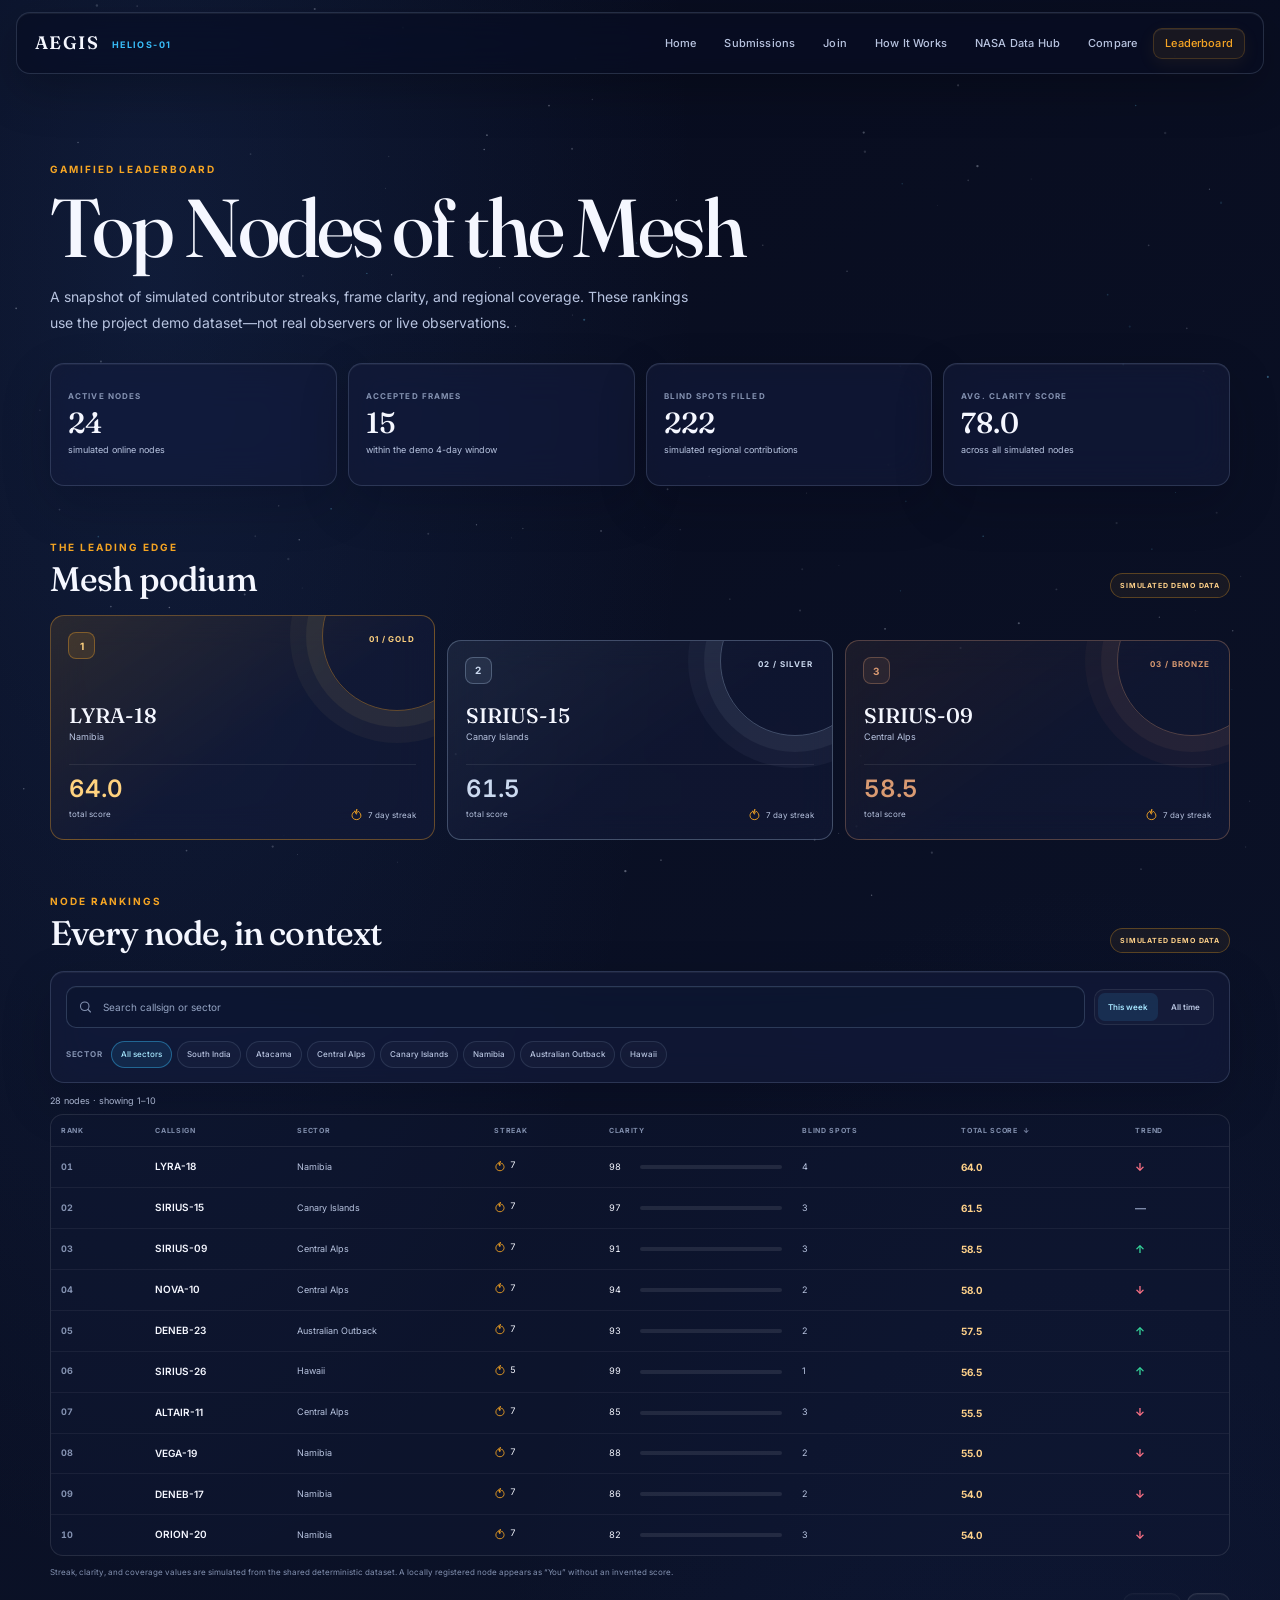
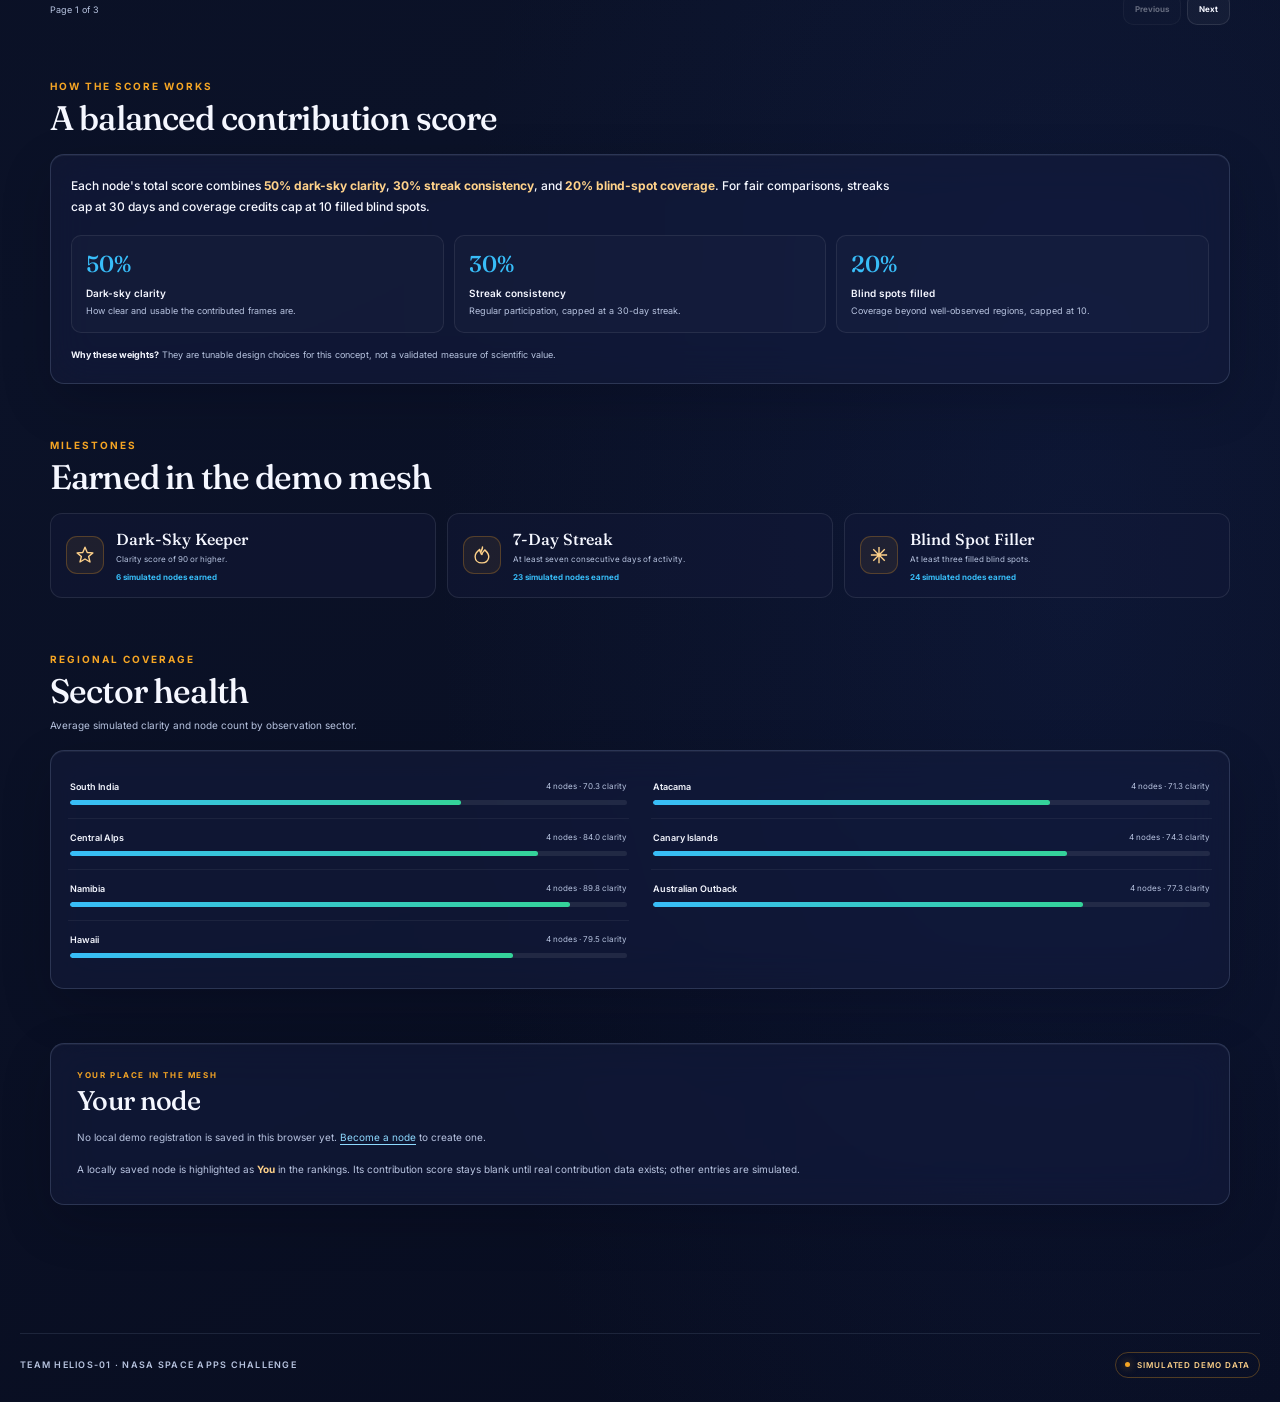
<file: leaderboard.html>
<!doctype html>
<html lang="en">
<head>
  <meta charset="utf-8" />
  <meta name="viewport" content="width=device-width, initial-scale=1" />
  <meta name="theme-color" content="#0A0F24" />
  <meta name="description" content="Explore simulated AEGIS node rankings, streaks, clarity scores, and mesh coverage." />
  <title>Top Nodes of the Mesh — AEGIS</title>
  <link rel="preconnect" href="https://fonts.googleapis.com" />
  <link rel="preconnect" href="https://fonts.gstatic.com" crossorigin />
  <link href="https://fonts.googleapis.com/css2?family=Fraunces:opsz,wght@9..144,500;9..144,600&family=Inter:wght@400;500;600;700&display=swap" rel="stylesheet" />
  <link rel="stylesheet" href="./assets/css/theme.css" />
  <link rel="stylesheet" href="./assets/css/leaderboard.css" />
</head>
<body>
  <main class="aegis-content leaderboard-page">
    <header class="leaderboard-hero">
      <p class="section-eyebrow">GAMIFIED LEADERBOARD</p>
      <h1>Top Nodes of the Mesh</h1>
      <p class="intro">A snapshot of simulated contributor streaks, frame clarity, and regional coverage. These rankings use the project demo dataset—not real observers or live observations.</p>
    </header>

    <section class="kpi-grid" aria-label="Mesh summary statistics">
      <article class="kpi-card glass"><span class="kpi-label">ACTIVE NODES</span><strong data-kpi="activeNodes" data-count="0">—</strong><span class="kpi-foot">simulated online nodes</span></article>
      <article class="kpi-card glass"><span class="kpi-label">ACCEPTED FRAMES</span><strong data-kpi="acceptedFrames" data-count="0">—</strong><span class="kpi-foot">within the demo 4-day window</span></article>
      <article class="kpi-card glass"><span class="kpi-label">BLIND SPOTS FILLED</span><strong data-kpi="blindSpots" data-count="0">—</strong><span class="kpi-foot">simulated regional contributions</span></article>
      <article class="kpi-card glass"><span class="kpi-label">AVG. CLARITY SCORE</span><strong data-kpi="avgClarity" data-count="0" data-decimals="1">—</strong><span class="kpi-foot">across all simulated nodes</span></article>
    </section>

    <section class="leaderboard-section" aria-labelledby="podium-title">
      <div class="section-title-row"><div><p class="section-eyebrow">THE LEADING EDGE</p><h2 id="podium-title">Mesh podium</h2></div><span class="demo-label">SIMULATED DEMO DATA</span></div>
      <div class="podium-grid" id="podium" aria-live="polite"></div>
    </section>

    <section class="leaderboard-section rankings-section" aria-labelledby="rankings-title">
      <div class="section-title-row ranking-title-row"><div><p class="section-eyebrow">NODE RANKINGS</p><h2 id="rankings-title">Every node, in context</h2></div><span class="demo-label">SIMULATED DEMO DATA</span></div>
      <div class="ranking-toolbar glass">
        <div class="ranking-toolbar-top">
          <label class="rank-search"><span class="visually-hidden">Search by callsign</span><svg viewBox="0 0 24 24" aria-hidden="true"><circle cx="10.8" cy="10.8" r="6.8"/><path d="m16 16 4 4"/></svg><input class="input" id="node-search" type="search" placeholder="Search callsign or sector" autocomplete="off" /></label>
          <div class="period-toggle" role="group" aria-label="Ranking period"><button type="button" data-period="week" aria-pressed="true">This week</button><button type="button" data-period="all" aria-pressed="false">All time</button></div>
          <button class="btn-ghost scroll-to-me" id="scroll-to-me" type="button" hidden>Find my node</button>
        </div>
        <div class="sector-filter-wrap"><span class="filter-label">Sector</span><div class="sector-filters" id="sector-filters" role="group" aria-label="Filter rankings by sector"></div></div>
      </div>
      <p class="ranking-count" id="ranking-count" role="status" aria-live="polite" aria-atomic="true"></p>
      <div class="ranking-table-wrap">
        <table class="ranking-table" aria-describedby="table-note">
          <caption class="visually-hidden">Sortable leaderboard of simulated AEGIS contributor nodes</caption>
          <thead><tr>
            <th scope="col" data-column="rank" aria-sort="none"><button class="sort-button" type="button" data-sort="rank">Rank <span aria-hidden="true"></span></button></th>
            <th scope="col" data-column="callsign" aria-sort="none"><button class="sort-button" type="button" data-sort="callsign">Callsign <span aria-hidden="true"></span></button></th>
            <th scope="col" data-column="sector" aria-sort="none"><button class="sort-button" type="button" data-sort="sector">Sector <span aria-hidden="true"></span></button></th>
            <th scope="col" data-column="streakDays" aria-sort="none"><button class="sort-button" type="button" data-sort="streakDays">Streak <span aria-hidden="true"></span></button></th>
            <th scope="col" data-column="clarityScore" aria-sort="none"><button class="sort-button" type="button" data-sort="clarityScore">Clarity <span aria-hidden="true"></span></button></th>
            <th scope="col" data-column="blindSpotsFilled" aria-sort="none"><button class="sort-button" type="button" data-sort="blindSpotsFilled">Blind spots <span aria-hidden="true"></span></button></th>
            <th scope="col" data-column="totalScore" aria-sort="descending"><button class="sort-button" type="button" data-sort="totalScore">Total score <span aria-hidden="true">↓</span></button></th>
            <th scope="col" data-column="trendDelta" aria-sort="none"><button class="sort-button" type="button" data-sort="trendDelta">Trend <span aria-hidden="true"></span></button></th>
          </tr></thead>
          <tbody id="leaderboard-body"></tbody>
        </table>
      </div>
      <div class="ranking-empty glass" id="ranking-empty" hidden><strong>No nodes match those filters.</strong><span>Try another callsign or sector.</span></div>
      <p class="table-note" id="table-note">Streak, clarity, and coverage values are simulated from the shared deterministic dataset. A locally registered node appears as “You” without an invented score.</p>
      <nav class="pagination" aria-label="Leaderboard pages"><span id="page-status" aria-live="polite"></span><div><button class="btn-ghost" id="page-previous" type="button" aria-label="Previous page">Previous</button><button class="btn-ghost" id="page-next" type="button" aria-label="Next page">Next</button></div></nav>
    </section>

    <section class="leaderboard-section" aria-labelledby="scoring-title">
      <div class="section-title-row"><div><p class="section-eyebrow">HOW THE SCORE WORKS</p><h2 id="scoring-title">A balanced contribution score</h2></div></div>
      <div class="scoring-panel glass"><p class="score-summary">Each node&apos;s total score combines <strong>50% dark-sky clarity</strong>, <strong>30% streak consistency</strong>, and <strong>20% blind-spot coverage</strong>. For fair comparisons, streaks cap at 30 days and coverage credits cap at 10 filled blind spots.</p><div class="weight-grid"><article><span class="weight-number">50%</span><strong>Dark-sky clarity</strong><p>How clear and usable the contributed frames are.</p></article><article><span class="weight-number">30%</span><strong>Streak consistency</strong><p>Regular participation, capped at a 30-day streak.</p></article><article><span class="weight-number">20%</span><strong>Blind spots filled</strong><p>Coverage beyond well-observed regions, capped at 10.</p></article></div><p class="weight-note"><strong>Why these weights?</strong> They are tunable design choices for this concept, not a validated measure of scientific value.</p></div>
    </section>

    <section class="leaderboard-section" aria-labelledby="achievements-title">
      <div class="section-title-row"><div><p class="section-eyebrow">MILESTONES</p><h2 id="achievements-title">Earned in the demo mesh</h2></div></div>
      <div class="achievement-grid" id="achievements"></div>
    </section>

    <section class="leaderboard-section" aria-labelledby="sector-health-title">
      <div class="section-title-row"><div><p class="section-eyebrow">REGIONAL COVERAGE</p><h2 id="sector-health-title">Sector health</h2><p class="section-subtitle">Average simulated clarity and node count by observation sector.</p></div></div>
      <div class="sector-health glass" id="sector-health"></div>
    </section>

    <section class="your-node-panel glass" aria-labelledby="your-node-title">
      <div class="your-node-heading"><div><p class="section-eyebrow">YOUR PLACE IN THE MESH</p><h2 id="your-node-title">Your node</h2></div><span class="badge you-badge" id="you-badge" hidden>You</span></div>
      <p class="your-node-empty" id="your-node-empty">No local demo registration is saved in this browser yet. <a href="./register.html">Become a node</a> to create one.</p>
      <div class="your-node-card" id="your-node-card" hidden><div class="your-node-identity"><span class="node-avatar" aria-hidden="true">N</span><div><strong id="your-callsign"></strong><span id="your-node-id"></span></div></div><dl class="your-node-details"><div><dt>Sector</dt><dd id="your-sector"></dd></div><div><dt>Nearest town</dt><dd id="your-town"></dd></div><div><dt>Equipment</dt><dd id="your-equipment"></dd></div></dl></div>
      <p class="leaderboard-honesty">A locally saved node is highlighted as <strong>You</strong> in the rankings. Its contribution score stays blank until real contribution data exists; other entries are simulated.</p>
    </section>
  </main>
  <script type="module" src="./assets/js/nav.js"></script>
  <script type="module" src="./assets/js/stars.js"></script>
  <script type="module" src="./assets/js/leaderboard.js"></script>
</body>
</html>
</file>
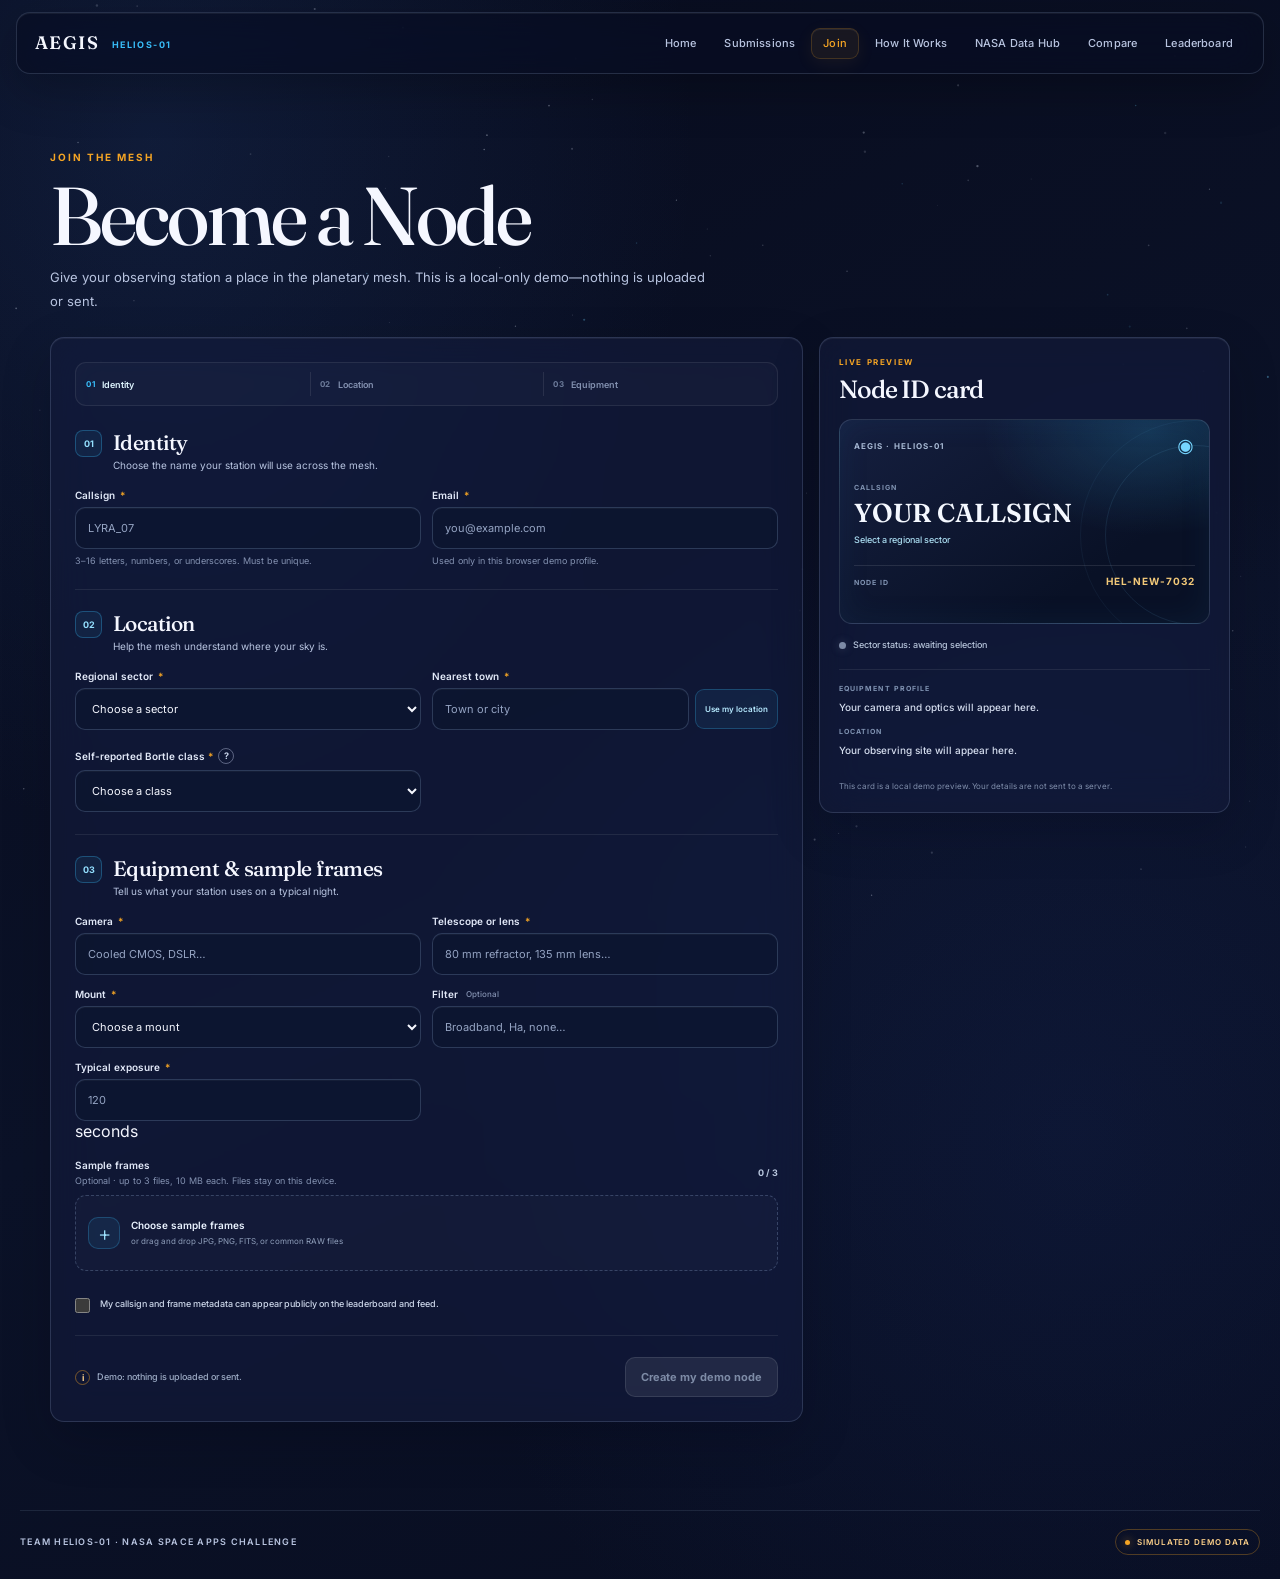
<file: register.html>
<!doctype html>
<html lang="en">
<head>
  <meta charset="utf-8" />
  <meta name="viewport" content="width=device-width, initial-scale=1" />
  <meta name="theme-color" content="#0A0F24" />
  <meta name="description" content="Create a simulated AEGIS node profile for your backyard astronomy station." />
  <title>Become a Node — AEGIS</title>
  <link rel="preconnect" href="https://fonts.googleapis.com" />
  <link rel="preconnect" href="https://fonts.gstatic.com" crossorigin />
  <link href="https://fonts.googleapis.com/css2?family=Fraunces:opsz,wght@9..144,500;9..144,600&family=Inter:wght@400;500;600;700&display=swap" rel="stylesheet" />
  <link rel="stylesheet" href="./assets/css/theme.css" />
  <link rel="stylesheet" href="./assets/css/register.css" />
</head>
<body>
  <main class="aegis-content register-page">
    <header class="register-heading">
      <p class="section-eyebrow">Join the mesh</p>
      <h1>Become a Node</h1>
      <p class="intro">Give your observing station a place in the planetary mesh. This is a local-only demo—nothing is uploaded or sent.</p>
    </header>

    <div class="registration-layout" id="registration-layout">
      <form class="registration-form glass" id="registration-form" novalidate>
        <ol class="progress-indicator" aria-label="Registration progress">
          <li id="progress-identity"><a href="#identity"><span>01</span> Identity</a></li>
          <li id="progress-location"><a href="#location"><span>02</span> Location</a></li>
          <li id="progress-equipment"><a href="#equipment"><span>03</span> Equipment</a></li>
        </ol>

        <section class="form-section" id="identity" aria-labelledby="identity-title">
          <div class="form-section-heading"><span>01</span><div><h2 id="identity-title">Identity</h2><p>Choose the name your station will use across the mesh.</p></div></div>
          <div class="form-fields two-up">
            <div class="field-block">
              <label for="callsign">Callsign <span aria-hidden="true">*</span></label>
              <input class="input" id="callsign" name="callsign" type="text" minlength="3" maxlength="16" pattern="[A-Za-z0-9_]{3,16}" autocomplete="nickname" placeholder="LYRA_07" aria-describedby="callsign-help callsign-error" required />
              <small class="field-help" id="callsign-help">3–16 letters, numbers, or underscores. Must be unique.</small>
              <p class="field-error" id="callsign-error" hidden></p>
            </div>
            <div class="field-block">
              <label for="email">Email <span aria-hidden="true">*</span></label>
              <input class="input" id="email" name="email" type="email" maxlength="254" autocomplete="email" placeholder="you@example.com" aria-describedby="email-help email-error" required />
              <small class="field-help" id="email-help">Used only in this browser demo profile.</small>
              <p class="field-error" id="email-error" hidden></p>
            </div>
          </div>
        </section>

        <section class="form-section" id="location" aria-labelledby="location-title">
          <div class="form-section-heading"><span>02</span><div><h2 id="location-title">Location</h2><p>Help the mesh understand where your sky is.</p></div></div>
          <div class="form-fields two-up">
            <div class="field-block">
              <label for="sector">Regional sector <span aria-hidden="true">*</span></label>
              <select class="input" id="sector" name="sector" aria-describedby="sector-error" required>
                <option value="">Choose a sector</option>
                <option value="South India">South India</option>
                <option value="Atacama">Atacama</option>
                <option value="Central Alps">Central Alps</option>
                <option value="Canary Islands">Canary Islands</option>
                <option value="Namibia">Namibia</option>
                <option value="Australian Outback">Australian Outback</option>
                <option value="Hawaii">Hawaii</option>
                <option value="__propose__">Propose a new sector</option>
              </select>
              <p class="field-error" id="sector-error" hidden></p>
            </div>
            <div class="field-block proposed-sector-field" id="proposed-sector-field" hidden>
              <label for="proposed-sector">Proposed sector name <span aria-hidden="true">*</span></label>
              <input class="input" id="proposed-sector" name="proposed-sector" type="text" maxlength="40" placeholder="e.g. Sierra Nevada" aria-describedby="proposed-sector-error" />
              <p class="field-error" id="proposed-sector-error" hidden></p>
            </div>
            <div class="field-block town-field">
              <label for="town">Nearest town <span aria-hidden="true">*</span></label>
              <div class="field-with-action"><input class="input" id="town" name="town" type="text" maxlength="80" autocomplete="address-level2" placeholder="Town or city" aria-describedby="town-error location-message" required /><button class="location-button" id="use-location" type="button">Use my location</button></div>
              <p class="field-error" id="town-error" hidden></p>
              <p class="location-message" id="location-message" role="status" aria-live="polite"></p>
            </div>
            <div class="field-block">
              <div class="field-label-row"><label for="bortle">Self-reported Bortle class <span aria-hidden="true">*</span></label><span class="help-wrap"><button class="help-trigger" type="button" aria-label="What is the Bortle scale?" aria-describedby="bortle-tooltip">?</button><span class="help-tooltip" id="bortle-tooltip" role="tooltip">A 1–9 scale for night-sky darkness. Class 1 is exceptionally dark; class 9 is bright inner-city sky.</span></span></div>
              <select class="input" id="bortle" name="bortle" aria-describedby="bortle-error" required>
                <option value="">Choose a class</option>
                <option value="1">1 · Excellent dark sky</option><option value="2">2 · Truly dark</option><option value="3">3 · Rural sky</option><option value="4">4 · Rural / suburban</option><option value="5">5 · Suburban sky</option><option value="6">6 · Bright suburban</option><option value="7">7 · Suburban / urban</option><option value="8">8 · City sky</option><option value="9">9 · Inner-city sky</option>
              </select>
              <p class="field-error" id="bortle-error" hidden></p>
            </div>
          </div>
        </section>

        <section class="form-section" id="equipment" aria-labelledby="equipment-title">
          <div class="form-section-heading"><span>03</span><div><h2 id="equipment-title">Equipment &amp; sample frames</h2><p>Tell us what your station uses on a typical night.</p></div></div>
          <div class="form-fields two-up">
            <div class="field-block"><label for="camera">Camera <span aria-hidden="true">*</span></label><input class="input" id="camera" name="camera" type="text" maxlength="80" placeholder="Cooled CMOS, DSLR…" aria-describedby="camera-error" required /><p class="field-error" id="camera-error" hidden></p></div>
            <div class="field-block"><label for="telescope">Telescope or lens <span aria-hidden="true">*</span></label><input class="input" id="telescope" name="telescope" type="text" maxlength="100" placeholder="80 mm refractor, 135 mm lens…" aria-describedby="telescope-error" required /><p class="field-error" id="telescope-error" hidden></p></div>
            <div class="field-block"><label for="mount">Mount <span aria-hidden="true">*</span></label><select class="input" id="mount" name="mount" aria-describedby="mount-error" required><option value="">Choose a mount</option><option value="Tracking">Tracking</option><option value="Fixed">Fixed</option></select><p class="field-error" id="mount-error" hidden></p></div>
            <div class="field-block"><label for="filter">Filter <span class="optional-label">Optional</span></label><input class="input" id="filter" name="filter" type="text" maxlength="80" placeholder="Broadband, Ha, none…" /></div>
            <div class="field-block exposure-field"><label for="exposure">Typical exposure <span aria-hidden="true">*</span></label><div class="input-with-unit"><input class="input" id="exposure" name="exposure" type="number" min="1" max="3600" step="1" inputmode="numeric" placeholder="120" aria-describedby="exposure-error" required /><span>seconds</span></div><p class="field-error" id="exposure-error" hidden></p></div>
          </div>

          <div class="sample-upload">
            <div class="sample-upload-heading"><div><h3>Sample frames</h3><p>Optional · up to 3 files, 10 MB each. Files stay on this device.</p></div><span class="upload-count" id="upload-count">0 / 3</span></div>
            <label class="sample-dropzone" id="sample-dropzone" for="sample-frames"><input class="visually-hidden" id="sample-frames" type="file" accept=".jpg,.jpeg,.png,.fit,.fits,.cr2,.cr3,.nef,.arw,.dng,.raf,.orf,.rw2,.pef,.srw,.x3f" multiple aria-describedby="sample-help sample-error" /><span class="upload-icon" aria-hidden="true">+</span><span><strong>Choose sample frames</strong><small id="sample-help">or drag and drop JPG, PNG, FITS, or common RAW files</small></span></label>
            <p class="field-error" id="sample-error" hidden></p>
            <div class="sample-file-list" id="sample-file-list" aria-live="polite"></div>
          </div>

          <div class="consent-field"><input id="consent" name="consent" type="checkbox" aria-describedby="consent-error" required /><label for="consent">My callsign and frame metadata can appear publicly on the leaderboard and feed.</label><p class="field-error" id="consent-error" hidden></p></div>
        </section>

        <div class="form-footer"><p class="demo-note"><span aria-hidden="true">i</span> Demo: nothing is uploaded or sent.</p><button class="btn-primary submit-button" id="submit-registration" type="submit" disabled>Create my demo node</button></div>
      </form>

      <aside class="node-preview glass" aria-labelledby="preview-title">
        <p class="section-eyebrow">Live preview</p>
        <h2 id="preview-title">Node ID card</h2>
        <div class="node-card-art">
          <div class="node-card-top"><span>AEGIS · HELIOS-01</span><span class="node-orbit-mark" aria-hidden="true">◉</span></div>
          <div class="node-card-main"><span class="preview-label">CALLSIGN</span><strong id="preview-callsign">YOUR CALLSIGN</strong><span class="preview-sector" id="preview-sector">Select a regional sector</span></div>
          <div class="node-card-footer"><span class="preview-label">NODE ID</span><strong id="preview-node-id">HEL-NEW-0000</strong></div>
        </div>
        <div class="sector-status-row"><span class="status-indicator" id="sector-status-indicator"></span><span id="preview-sector-status">Sector status: awaiting selection</span></div>
        <div class="preview-details"><p class="preview-label">EQUIPMENT PROFILE</p><p id="preview-equipment">Your camera and optics will appear here.</p><p class="preview-label">LOCATION</p><p id="preview-location">Your observing site will appear here.</p></div>
        <p class="preview-disclosure">This card is a local demo preview. Your details are not sent to a server.</p>
      </aside>
    </div>

    <section class="registration-success glass" id="registration-success" hidden aria-labelledby="success-title" role="status" aria-live="polite">
      <span class="success-mark" aria-hidden="true">✓</span><p class="section-eyebrow">Node created locally</p><h2 id="success-title" tabindex="-1">Welcome to the mesh.</h2><p>Your demo node ID is <strong id="success-node-id"></strong>. This profile exists only in this browser.</p><p class="demo-note"><span aria-hidden="true">i</span> Demo: nothing is uploaded or sent.</p><a class="btn-primary" href="./leaderboard.html">View the leaderboard</a>
    </section>
  </main>
  <script type="module" src="./assets/js/nav.js"></script>
  <script type="module" src="./assets/js/stars.js"></script>
  <script type="module" src="./assets/js/register.js"></script>
</body>
</html>
</file>
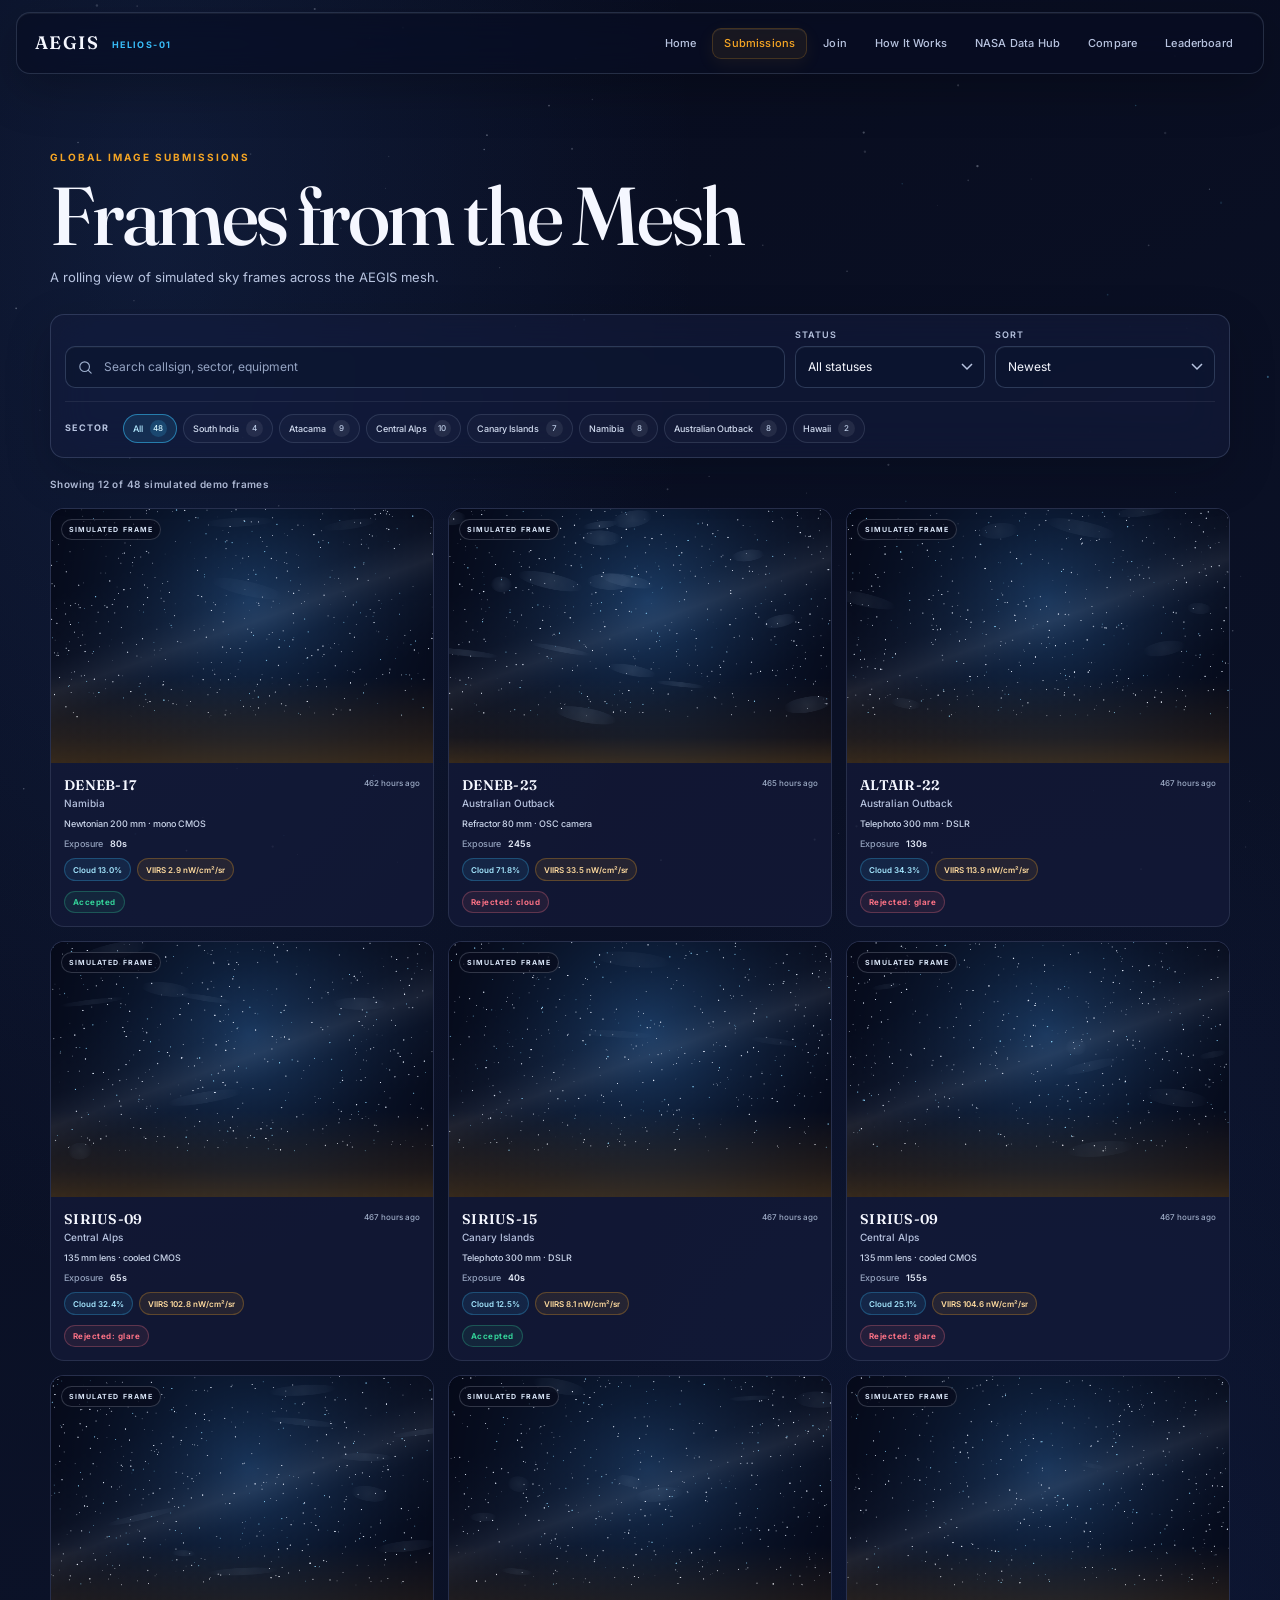
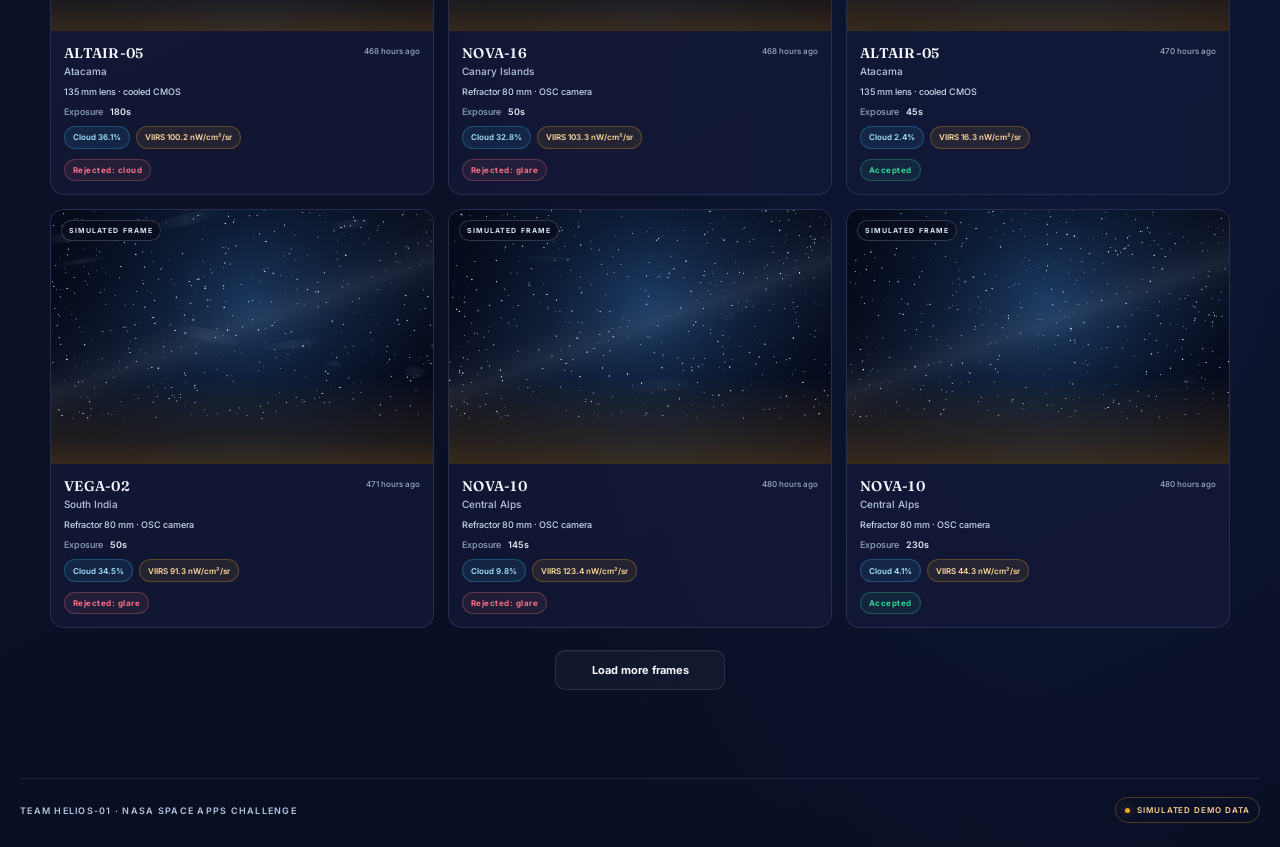
<file: submissions.html>
<!doctype html>
<html lang="en">
<head>
  <meta charset="utf-8" />
  <meta name="viewport" content="width=device-width, initial-scale=1" />
  <meta name="theme-color" content="#0A0F24" />
  <meta name="description" content="Browse searchable simulated AEGIS astrophotography submissions from the planetary mesh." />
  <title>Frames from the Mesh — AEGIS</title>
  <link rel="preconnect" href="https://fonts.googleapis.com" />
  <link rel="preconnect" href="https://fonts.gstatic.com" crossorigin />
  <link href="https://fonts.googleapis.com/css2?family=Fraunces:opsz,wght@9..144,500;9..144,600&family=Inter:wght@400;500;600;700&display=swap" rel="stylesheet" />
  <link rel="stylesheet" href="./assets/css/theme.css" />
  <link rel="stylesheet" href="./assets/css/submissions.css" />
</head>
<body>
  <main class="aegis-content submissions-page">
    <header class="submissions-heading">
      <p class="section-eyebrow">Global image submissions</p>
      <h1>Frames from the Mesh</h1>
      <p class="intro">A rolling view of simulated sky frames across the AEGIS mesh.</p>
    </header>

    <section class="submission-toolbar glass" aria-label="Filter image submissions">
      <div class="toolbar-top">
        <label class="search-field"><span class="visually-hidden">Search by callsign, sector, or equipment</span><svg viewBox="0 0 24 24" aria-hidden="true"><circle cx="10.8" cy="10.8" r="6.8"/><path d="m16 16 4 4"/></svg><input class="input" id="frame-search" type="search" placeholder="Search callsign, sector, equipment" autocomplete="off" /></label>
        <label class="select-field"><span>Status</span><select class="input" id="status-filter"><option value="all">All statuses</option><option value="accepted">Accepted</option><option value="rejected-cloud">Rejected: cloud</option><option value="rejected-glare">Rejected: glare</option></select></label>
        <label class="select-field"><span>Sort</span><select class="input" id="sort-filter"><option value="newest">Newest</option><option value="clearest">Clearest</option><option value="lowest-radiance">Lowest light pollution</option></select></label>
      </div>
      <div class="sector-filter-wrap"><span class="filter-label">Sector</span><div class="sector-filters" id="sector-filters" role="group" aria-label="Filter by sector"></div></div>
    </section>

    <p class="result-count" id="result-count" role="status" aria-live="polite" aria-atomic="true">Showing demo frames</p>
    <section class="submission-grid" id="submission-grid" aria-label="Simulated astrophotography frames">
      <div class="submission-skeleton glass" aria-hidden="true"><div class="skeleton-image skeleton"></div><div class="skeleton-line skeleton"></div><div class="skeleton-line short skeleton"></div></div>
      <div class="submission-skeleton glass" aria-hidden="true"><div class="skeleton-image skeleton"></div><div class="skeleton-line skeleton"></div><div class="skeleton-line short skeleton"></div></div>
      <div class="submission-skeleton glass" aria-hidden="true"><div class="skeleton-image skeleton"></div><div class="skeleton-line skeleton"></div><div class="skeleton-line short skeleton"></div></div>
    </section>
    <div class="load-more-wrap"><button class="btn-ghost" id="load-more" type="button" hidden>Load more frames</button></div>
    <section class="empty-state glass" id="empty-state" hidden aria-labelledby="empty-title"><h2 id="empty-title">No frames match those filters</h2><p>Try a different search or clear the filters to see all simulated frames.</p><button class="btn-primary" id="clear-filters" type="button">Clear filters</button></section>
  </main>

  <dialog class="frame-dialog" id="frame-dialog" aria-labelledby="dialog-title">
    <div class="dialog-shell">
      <div class="dialog-topline"><p class="section-eyebrow">Simulated observation frame</p><button class="dialog-close" id="dialog-close" type="button" aria-label="Close frame details">×</button></div>
      <div class="dialog-frame-wrap"><canvas class="dialog-canvas" id="dialog-canvas" aria-hidden="true"></canvas><div class="dialog-controls"><button type="button" id="frame-previous" aria-label="Previous frame">←</button><button type="button" id="frame-next" aria-label="Next frame">→</button></div></div>
      <div class="dialog-content"><div class="dialog-title-row"><div><h2 id="dialog-title"></h2><p class="dialog-subtitle" id="dialog-subtitle"></p></div><span class="badge" id="dialog-status"></span></div><dl class="metadata-grid" id="dialog-metadata"></dl><p class="quality-explanation" id="quality-explanation"></p></div>
    </div>
  </dialog>

  <script type="module" src="./assets/js/nav.js"></script>
  <script type="module" src="./assets/js/stars.js"></script>
  <script type="module" src="./assets/js/submissions.js"></script>
</body>
</html>
</file>
<file: assets/css/theme.css>
:root{
  color-scheme:dark;
  --aegis-bg:#0A0F24;
  --aegis-surface:rgba(20,27,58,.6);
  --aegis-border:rgba(255,255,255,.1);
  --aegis-radius:14px;
  --aegis-blur:16px;
  --aegis-cyan:#38BDF8;
  --aegis-amber:#F5A524;
  --aegis-green:#34D399;
  --aegis-coral:#FB7185;
  --aegis-text:#F5F7FF;
  --aegis-muted:#B8C4E0;
  --aegis-soft:#8492B1;
  --aegis-font-ui:'Inter',system-ui,sans-serif;
  --aegis-font-display:'Fraunces',Georgia,serif;
}
*,*::before,*::after{box-sizing:border-box}
:focus-visible{outline:2px solid var(--aegis-cyan);outline-offset:3px}
.aegis-header{position:sticky;top:0;z-index:50;width:min(100% - 32px,1400px);margin:12px auto 0;border:1px solid var(--aegis-border);border-radius:14px;background:rgba(10,15,36,.74);backdrop-filter:blur(var(--aegis-blur));-webkit-backdrop-filter:blur(var(--aegis-blur))}
.aegis-nav-row{min-height:60px;padding:0 18px;display:flex;align-items:center;justify-content:space-between;gap:24px}
.aegis-wordmark{font:600 18px/1 var(--aegis-font-display);letter-spacing:.08em;color:var(--aegis-text);text-decoration:none;white-space:nowrap}
.aegis-wordmark span{color:var(--aegis-cyan);font:700 9px/1 var(--aegis-font-ui);letter-spacing:.16em;vertical-align:middle;margin-left:7px}
.aegis-nav{display:flex;align-items:center;gap:4px}
.aegis-nav a{border:1px solid transparent;border-radius:9px;padding:9px 11px;color:var(--aegis-muted);font:500 11px/1 var(--aegis-font-ui);text-decoration:none;transition:color .18s,border-color .18s,background .18s}
.aegis-nav a:hover{color:var(--aegis-text);background:rgba(255,255,255,.045)}
.aegis-nav a[aria-current=page]{color:var(--aegis-amber);border-color:rgba(245,165,36,.2);background:rgba(245,165,36,.07)}
.aegis-menu-toggle{display:none;border:1px solid var(--aegis-border);border-radius:9px;background:rgba(255,255,255,.04);width:40px;height:38px;color:var(--aegis-text);cursor:pointer}
.aegis-menu-toggle svg{width:19px;height:19px;vertical-align:middle}
.aegis-footer{position:relative;z-index:1;width:min(100% - 40px,1360px);margin:32px auto 0;padding:18px 0 24px;border-top:1px solid rgba(255,255,255,.09);display:flex;align-items:center;justify-content:space-between;gap:12px;color:var(--aegis-muted);font:600 9px/1.5 var(--aegis-font-ui);letter-spacing:.14em}
.aegis-demo-pill{display:inline-flex;align-items:center;gap:7px;border:1px solid rgba(245,165,36,.3);border-radius:999px;padding:6px 9px;color:#ffd28a;font-size:8px;letter-spacing:.12em;white-space:nowrap}
.aegis-demo-pill::before{content:"";width:5px;height:5px;border-radius:50%;background:var(--aegis-amber);box-shadow:0 0 8px rgba(245,165,36,.65)}
.glass{border:1px solid var(--aegis-border);border-radius:var(--aegis-radius);background:var(--aegis-surface);backdrop-filter:blur(var(--aegis-blur));-webkit-backdrop-filter:blur(var(--aegis-blur))}
.btn-primary,.btn-ghost{display:inline-flex;align-items:center;justify-content:center;gap:8px;min-height:40px;border-radius:10px;padding:0 15px;font:700 11px var(--aegis-font-ui);text-decoration:none;cursor:pointer;transition:transform .18s,background .18s,border-color .18s}
.btn-primary{border:1px solid var(--aegis-amber);background:var(--aegis-amber);color:#171522}
.btn-primary:hover{transform:translateY(-1px);background:#ffc15a}
.btn-ghost{border:1px solid var(--aegis-border);background:rgba(255,255,255,.035);color:var(--aegis-text)}
.btn-ghost:hover{border-color:rgba(56,189,248,.55);background:rgba(56,189,248,.08)}
.chip{display:inline-flex;align-items:center;border:1px solid rgba(190,213,255,.16);border-radius:999px;background:rgba(255,255,255,.025);padding:7px 11px;color:#c7d4ed;font:500 10px var(--aegis-font-ui)}
.badge{display:inline-flex;align-items:center;border:1px solid rgba(56,189,248,.25);border-radius:999px;background:rgba(56,189,248,.08);padding:5px 8px;color:#8edaff;font:700 9px var(--aegis-font-ui);letter-spacing:.06em}
.badge.accepted{color:var(--aegis-green);border-color:rgba(52,211,153,.28);background:rgba(52,211,153,.08)}
.badge.rejected{color:var(--aegis-coral);border-color:rgba(251,113,133,.28);background:rgba(251,113,133,.08)}
.stat-tile{border:1px solid var(--aegis-border);border-radius:12px;background:rgba(255,255,255,.025);padding:14px}
.table{width:100%;border-collapse:collapse;text-align:left;font:12px/1.5 var(--aegis-font-ui)}
.table th{padding:11px 12px;color:var(--aegis-muted);font-size:9px;letter-spacing:.12em;text-transform:uppercase;border-bottom:1px solid var(--aegis-border)}
.table td{padding:12px;border-bottom:1px solid rgba(255,255,255,.06);color:var(--aegis-text)}
.input{width:100%;min-height:42px;border:1px solid rgba(186,223,255,.19);border-radius:10px;background:rgba(20,27,58,.6);padding:0 12px;color:var(--aegis-text);font:12px var(--aegis-font-ui)}
.input:focus{border-color:rgba(56,189,248,.75);box-shadow:0 0 0 3px rgba(56,189,248,.12);outline:none}
.input::placeholder{color:#95a4c3}
.skeleton{display:block;height:12px;border-radius:9px;background:linear-gradient(90deg,#263252,#3a4765,#263252);background-size:200% 100%;animation:aegis-shimmer 1.4s infinite}
@keyframes aegis-shimmer{to{background-position:-200% 0}}
.section-eyebrow{margin:0 0 12px;color:var(--aegis-amber);font:700 10px/1.4 var(--aegis-font-ui);letter-spacing:.2em;text-transform:uppercase}
.aegis-content{position:relative;z-index:1;width:min(100% - 40px,1180px);margin:0 auto;padding:clamp(54px,9vw,120px) 0 56px}
.aegis-content h1,.aegis-content h2{font-family:var(--aegis-font-display);font-weight:500;letter-spacing:-.035em}
.aegis-content h1{max-width:800px;margin:0 0 16px;font-size:clamp(44px,7vw,82px);line-height:.98}
.aegis-content .intro{max-width:660px;margin:0;color:var(--aegis-muted);font-size:14px;line-height:1.8}
.stub-panel{margin-top:34px;padding:22px;max-width:760px}
.stub-panel h2{margin:0 0 9px;font-size:25px}
.stub-panel p{margin:0;color:var(--aegis-muted);font-size:12px;line-height:1.8}
.aegis-stars{position:fixed;inset:0;z-index:0;pointer-events:none;width:100%;height:100%;opacity:.55}
@media(max-width:800px){.aegis-header{width:calc(100% - 24px);margin-top:8px}.aegis-nav-row{min-height:54px;padding:0 13px}.aegis-menu-toggle{display:block}.aegis-nav{display:none;position:absolute;top:calc(100% + 8px);left:0;right:0;flex-direction:column;align-items:stretch;gap:3px;padding:8px;border:1px solid var(--aegis-border);border-radius:13px;background:rgba(10,15,36,.97);backdrop-filter:blur(18px);box-shadow:0 18px 45px rgba(0,0,0,.35)}.aegis-header.is-open .aegis-nav{display:flex}.aegis-nav a{padding:13px 12px;font-size:12px}.aegis-footer{width:calc(100% - 32px);align-items:flex-start;flex-direction:column}.aegis-content{width:calc(100% - 36px);padding-top:58px}}
@media(prefers-reduced-motion:reduce){*,*::before,*::after{scroll-behavior:auto!important;animation-duration:.01ms!important;animation-iteration-count:1!important;transition-duration:.01ms!important}}

body{min-height:100vh;margin:0;overflow-x:hidden;background:radial-gradient(ellipse at 12% 9%,rgba(45,85,155,.2),transparent 34%),radial-gradient(ellipse at 84% 72%,rgba(28,51,119,.2),transparent 42%),linear-gradient(155deg,#080c1e 0%,#0b1228 54%,#080d20 100%);color:var(--aegis-text);font-family:var(--aegis-font-ui)}
.aegis-header{border-color:rgba(190,219,255,.16);background:rgba(8,13,31,.66);box-shadow:0 16px 48px rgba(0,0,0,.24),inset 0 1px 0 rgba(255,255,255,.055);backdrop-filter:saturate(145%) blur(22px);-webkit-backdrop-filter:saturate(145%) blur(22px)}
.aegis-nav a{font-size:11px;letter-spacing:.015em}
.aegis-nav a[aria-current=page]{box-shadow:inset 0 1px 0 rgba(255,255,255,.07),0 5px 18px rgba(245,165,36,.07)}
.glass{border-color:rgba(190,219,255,.16);box-shadow:inset 0 1px 0 rgba(255,255,255,.055),0 18px 50px rgba(1,5,18,.2);backdrop-filter:saturate(135%) blur(20px);-webkit-backdrop-filter:saturate(135%) blur(20px)}
.aegis-footer{border-top-color:rgba(190,219,255,.11)}
.input{border-color:rgba(177,208,255,.2);background:rgba(13,21,47,.68);box-shadow:inset 0 1px 0 rgba(255,255,255,.035)}
.btn-ghost{box-shadow:inset 0 1px 0 rgba(255,255,255,.04)}
@media(max-width:800px){.aegis-nav{border-color:rgba(190,219,255,.18);background:rgba(8,13,31,.94);box-shadow:0 22px 60px rgba(0,0,0,.42)}}
</file>
<file: assets/css/earth.css>
.imagery-credit{position:absolute;right:4.5%;bottom:1.4%;z-index:2;margin:0;color:rgba(200,215,239,.58);font:500 8px/1.4 Inter,system-ui,sans-serif;letter-spacing:.04em;text-align:right;pointer-events:none}
@media(max-width:760px){.imagery-credit{right:22px;bottom:1.2%;max-width:70%;font-size:7px}}
</file>
<file: assets/css/compare.css>
.compare-page{padding-top:clamp(40px,6vw,76px);padding-bottom:52px}.compare-intro{max-width:850px;margin-bottom:28px}.compare-intro h1{margin-bottom:13px}.compare-intro .intro{max-width:740px}.simulated-badge{margin-top:16px;border-color:rgba(245,165,36,.35);background:rgba(245,165,36,.1);color:#ffd28a}.selection-panel{position:sticky;top:78px;z-index:12;padding:20px;margin-bottom:28px;background:rgba(12,19,43,.94);box-shadow:0 18px 56px rgba(0,0,0,.34)}.panel-heading,.section-title-row{display:flex;align-items:flex-end;justify-content:space-between;gap:16px;margin-bottom:16px}.panel-heading h2,.section-title-row h2,.results-summary h2{margin:0;font-size:clamp(22px,3vw,30px);line-height:1.08}.panel-heading .section-eyebrow,.section-title-row .section-eyebrow,.results-summary .section-eyebrow{margin-bottom:7px}.selection-hint{color:var(--aegis-soft);font-size:10px;line-height:1.5}.selection-grid{display:grid;grid-template-columns:repeat(3,minmax(0,1fr));gap:12px}.selection-grid label{display:flex;min-width:0;flex-direction:column;gap:6px;color:var(--aegis-muted);font-size:10px;font-weight:700}.selection-grid .input{min-height:40px}.node-toggle{align-self:end;min-height:40px;flex-direction:row!important;align-items:center;gap:9px!important;border:1px solid rgba(190,219,255,.13);border-radius:10px;padding:0 11px;background:rgba(255,255,255,.025)}.node-toggle input,.filter-toggle input{width:16px;height:16px;accent-color:var(--aegis-amber)}.node-toggle span{color:var(--aegis-text);font-size:10px}.quick-presets{display:flex;align-items:center;flex-wrap:wrap;gap:8px;margin-top:13px;color:var(--aegis-soft);font-size:10px}.preset-button{min-height:30px;padding:0 10px;background:rgba(255,255,255,.03);cursor:pointer}.selection-summary{display:grid;grid-template-columns:1fr 1fr;gap:10px;margin-top:13px}.frame-match{border:1px solid rgba(190,219,255,.13);border-radius:11px;padding:10px 12px;background:rgba(255,255,255,.025)}.frame-match strong{display:block;margin-bottom:5px;color:var(--aegis-text);font-size:10px}.frame-match p{margin:0;color:var(--aegis-muted);font-size:10px;line-height:1.55}.frame-match .frame-meta{color:var(--aegis-soft);font-size:9px}.empty-selection{margin-top:12px;border:1px solid rgba(245,165,36,.4);border-radius:10px;background:rgba(245,165,36,.08);padding:10px 12px;color:#ffe0a5;font-size:11px;line-height:1.6}.empty-selection button{margin-left:10px}.selection-actions{display:flex;flex-wrap:wrap;gap:8px;margin-top:13px}.selection-actions .btn-primary,.selection-actions .btn-ghost{min-height:36px}.compare-progress{display:flex;align-items:center;gap:10px;margin:14px 0 24px;border:1px solid rgba(56,189,248,.22);border-radius:11px;padding:12px 14px;background:rgba(56,189,248,.06);color:var(--aegis-muted);font-size:11px}.progress-spinner{width:15px;height:15px;border:2px solid rgba(56,189,248,.25);border-top-color:var(--aegis-cyan);border-radius:50%;animation:compare-spin .8s linear infinite}@keyframes compare-spin{to{transform:rotate(360deg)}}.results-section{display:grid;gap:16px;animation:results-enter .3s ease-out}@keyframes results-enter{from{opacity:0;transform:translateY(8px)}to{opacity:1;transform:translateY(0)}}.results-summary{display:flex;align-items:flex-start;justify-content:space-between;gap:22px;padding:20px}.results-summary p:last-child{max-width:850px;margin:12px 0 0;color:var(--aegis-text);font-size:14px;line-height:1.65}.summary-side{display:flex;flex-direction:column;align-items:flex-end;gap:8px;white-space:nowrap}.summary-side .simulated-badge{margin-top:0}.result-block{padding:18px}.condition-list{display:grid;grid-template-columns:repeat(5,minmax(0,1fr));gap:8px}.condition-item{display:flex;align-items:flex-start;gap:8px;min-height:54px;border:1px solid rgba(190,219,255,.12);border-radius:10px;padding:9px;background:rgba(255,255,255,.025);color:var(--aegis-muted);font-size:9px;line-height:1.45}.condition-item strong{display:block;color:var(--aegis-text);font-size:9px}.condition-mark{display:grid;width:18px;height:18px;flex:0 0 18px;place-items:center;border-radius:50%;color:#06251a;background:var(--aegis-green);font-size:11px;font-weight:800}.condition-item.warning .condition-mark{color:#2d2000;background:var(--aegis-amber)}.condition-warning{margin:12px 0 0;border:1px solid rgba(245,165,36,.35);border-radius:10px;padding:10px 12px;background:rgba(245,165,36,.08);color:#ffe0a5;font-size:11px;line-height:1.6}.viewer-block{min-width:0}.viewer-tabs{display:flex;gap:6px;margin:0 0 12px;border-bottom:1px solid rgba(190,219,255,.12)}.viewer-tab{position:relative;border:0;border-bottom:2px solid transparent;background:transparent;padding:10px 12px;color:var(--aegis-muted);font:600 10px var(--aegis-font-ui);cursor:pointer}.viewer-tab[aria-selected=true]{border-bottom-color:var(--aegis-amber);color:var(--aegis-amber)}.viewer-panel{min-width:0}.slider-view{position:relative;overflow:hidden;aspect-ratio:8/5;border:1px solid rgba(190,219,255,.15);border-radius:11px;background:#050817}.slider-view canvas{position:absolute;inset:0;width:100%;height:100%;object-fit:cover}.slider-view #slider-latest{clip-path:inset(0 0 0 50%)}.slider-divider{position:absolute;top:0;bottom:0;left:50%;width:2px;background:#fff;box-shadow:0 0 0 1px rgba(0,0,0,.45);pointer-events:none}.viewer-label{position:absolute;top:10px;border:1px solid rgba(255,255,255,.24);border-radius:6px;padding:5px 7px;background:rgba(5,8,23,.78);color:#fff;font-size:9px;font-weight:700}.before-label{left:10px}.after-label{right:10px}.range-label{display:flex;align-items:center;justify-content:space-between;gap:8px;margin:12px 0 4px;color:var(--aegis-muted);font-size:10px}.viewer-panel input[type=range],.difference-controls input[type=range]{width:100%;accent-color:var(--aegis-cyan)}.side-view{display:grid;grid-template-columns:1fr 1fr;gap:12px}.side-view figure{min-width:0;margin:0}.side-view canvas,.difference-view canvas{display:block;width:100%;height:auto;aspect-ratio:8/5;border:1px solid rgba(190,219,255,.15);border-radius:10px;background:#050817}.side-view figcaption{padding-top:7px;color:var(--aegis-muted);font-size:10px}.difference-stack{position:relative;width:min(100%,720px);aspect-ratio:8/5;margin:auto;overflow:hidden;border:1px solid rgba(190,219,255,.15);border-radius:10px;background:#050817}.difference-stack canvas{position:absolute;inset:0;width:100%;height:100%;max-width:none;margin:0;object-fit:cover}.difference-controls{max-width:720px;margin:10px auto 0}.heat-legend{display:flex;align-items:center;gap:9px;color:var(--aegis-soft);font-size:9px}.legend-gradient{height:9px;flex:1;border-radius:10px;background:linear-gradient(90deg,#172b69,#38bdf8,#f5a524,#fb7185)}.viewer-note,.fine-print{margin:10px 0 0;color:var(--aegis-soft);font-size:9px;line-height:1.5}.filter-toggle{display:flex;align-items:center;gap:8px;color:var(--aegis-muted);font-size:10px}.metric-table-wrap{overflow:auto}.metric-table{min-width:660px}.metric-table td:first-child{font-weight:700}.metric-delta{white-space:nowrap}.direction{display:inline-block;min-width:18px;font-size:13px;font-weight:800}.significance{display:inline-flex;border:1px solid rgba(190,219,255,.14);border-radius:999px;padding:4px 7px;color:var(--aegis-muted);font-size:8px;font-weight:700}.significance.notable{border-color:rgba(245,165,36,.35);color:#ffd28a;background:rgba(245,165,36,.07)}.significance.major{border-color:rgba(251,113,133,.35);color:#ff9cac;background:rgba(251,113,133,.08)}.metric-cards{display:none}.metric-card{border:1px solid rgba(190,219,255,.13);border-radius:10px;padding:11px;background:rgba(255,255,255,.025)}.metric-card h3{margin:0 0 9px;font-size:11px}.metric-card dl{display:grid;grid-template-columns:repeat(3,1fr);gap:8px;margin:0}.metric-card dt{color:var(--aegis-soft);font-size:8px}.metric-card dd{margin:3px 0 0;color:var(--aegis-text);font-size:10px}.alerts-list{display:grid;grid-template-columns:repeat(2,minmax(0,1fr));gap:9px}.alert-card{border:1px solid rgba(190,219,255,.13);border-left:3px solid var(--aegis-cyan);border-radius:10px;padding:11px;background:rgba(255,255,255,.025)}.alert-card.warning{border-left-color:var(--aegis-amber)}.alert-card.critical{border-left-color:var(--aegis-coral)}.alert-card h3{display:flex;align-items:center;gap:8px;margin:0 0 6px;font-size:11px}.alert-card p{margin:0;color:var(--aegis-muted);font-size:10px;line-height:1.55}.alert-card time{display:block;margin-top:7px;color:var(--aegis-soft);font-size:8px}.new-tag{border:1px solid rgba(56,189,248,.25);border-radius:999px;padding:3px 6px;color:#8edaff;font-size:7px;letter-spacing:.08em}.calm-state{grid-column:1/-1;border:1px solid rgba(52,211,153,.25);border-radius:10px;padding:14px;color:#9aefd0;font-size:11px}.method-note{margin:0 0 12px;color:var(--aegis-muted);font-size:10px;line-height:1.6}.forecast-summary{display:grid;grid-template-columns:repeat(3,minmax(0,1fr));gap:9px;margin-bottom:13px}.forecast-card{border:1px solid rgba(190,219,255,.13);border-radius:10px;padding:10px;background:rgba(255,255,255,.025)}.forecast-card strong{display:block;color:var(--aegis-text);font-size:11px}.forecast-card span{display:block;margin-top:4px;color:var(--aegis-muted);font-size:9px}.forecast-card.good{border-color:rgba(52,211,153,.28)}.forecast-card.fair{border-color:rgba(245,165,36,.28)}.forecast-card.poor{border-color:rgba(251,113,133,.3)}#forecast-chart{display:block;width:100%;height:auto;min-height:120px;border:1px solid rgba(190,219,255,.12);border-radius:10px;background:rgba(5,8,23,.5)}.reasons-list{display:grid;gap:8px;margin:0;padding-left:22px}.reasons-list li{padding:11px 12px;border:1px solid rgba(190,219,255,.12);border-radius:10px;background:rgba(255,255,255,.025)}.reason-top{display:flex;align-items:center;justify-content:space-between;gap:12px}.reason-top strong{font-size:11px}.confidence{color:var(--aegis-cyan);font-size:9px;font-weight:700}.reasons-list p{margin:6px 0 0;color:var(--aegis-muted);font-size:9px;line-height:1.55}.result-actions{display:flex;flex-wrap:wrap;gap:9px;justify-content:flex-end}.result-actions .btn-primary,.result-actions .btn-ghost{min-height:38px;font-size:10px}.result-actions a{color:#171522}.empty-state{color:var(--aegis-soft);font-size:10px}.sr-only{position:absolute;width:1px;height:1px;padding:0;margin:-1px;overflow:hidden;clip:rect(0,0,0,0);white-space:nowrap;border:0}
@media(max-width:900px){.selection-panel{position:relative;top:auto}.condition-list{grid-template-columns:repeat(3,minmax(0,1fr))}.selection-grid{grid-template-columns:repeat(2,minmax(0,1fr))}}
@media(max-width:650px){.compare-page{width:calc(100% - 28px);padding-top:44px}.panel-heading,.section-title-row{align-items:flex-start;flex-direction:column;gap:8px}.selection-panel,.result-block,.results-summary{padding:14px}.selection-grid{grid-template-columns:1fr 1fr;gap:9px}.selection-grid label:last-child{grid-column:1/-1}.node-toggle{grid-column:1/-1;grid-row:2}.selection-summary{grid-template-columns:1fr}.condition-list{grid-template-columns:1fr 1fr}.side-view{grid-template-columns:1fr}.alerts-list{grid-template-columns:1fr}.results-summary{flex-direction:column}.summary-side{align-items:flex-start;white-space:normal}.summary-side .simulated-badge{margin-top:0}.forecast-summary{grid-template-columns:1fr}.metric-table-wrap{display:none}.metric-cards{display:grid;gap:8px}.result-actions{justify-content:stretch}.result-actions>*{width:100%}.viewer-tabs{overflow:auto}.viewer-tab{flex:0 0 auto;padding:10px 8px}.frame-labels{line-height:1.6}}
@media(max-width:380px){.selection-grid{grid-template-columns:1fr}.selection-grid label:last-child{grid-column:auto}.node-toggle{grid-column:auto;grid-row:auto}.selection-actions>*{flex:1 1 100%}.condition-list{grid-template-columns:1fr}.metric-card dl{grid-template-columns:repeat(2,1fr)}}
@media(prefers-reduced-motion:reduce){.results-section{animation:none}.progress-spinner{animation:none}}
@media print{body{background:#fff;color:#121827}.aegis-header,.aegis-footer,.compare-intro,.selection-panel,.compare-progress,.result-actions,.viewer-tabs,.viewer-panel{display:none!important}.aegis-content{width:100%;padding:0;margin:0}.results-section{display:block!important}.result-block,.results-summary{break-inside:avoid;margin:10px 0;border:1px solid #bbb;background:#fff;box-shadow:none;color:#121827}.results-summary p:last-child,.method-note,.viewer-note,.fine-print,.frame-labels{color:#222}.simulated-badge{color:#663d00}.metric-cards{display:none!important}.metric-table-wrap{display:block!important;overflow:visible}.metric-table{min-width:0}.alerts-list,.condition-list,.forecast-summary,.reasons-list{display:grid!important}#forecast-chart{background:#fff}.section-title-row h2,.results-summary h2,.results-summary p{color:#121827}}
</file>
<file: assets/css/leaderboard.css>
.leaderboard-page{padding-top:clamp(50px,7vw,88px)}
.leaderboard-hero{margin-bottom:28px}.leaderboard-hero h1{max-width:900px}.leaderboard-hero .intro{max-width:660px}
.kpi-grid{display:grid;grid-template-columns:repeat(4,minmax(0,1fr));gap:11px;margin-bottom:54px}.kpi-card{min-height:123px;display:flex;flex-direction:column;justify-content:center;gap:7px;padding:17px}.kpi-label{color:var(--aegis-soft);font:700 8px var(--aegis-font-ui);letter-spacing:.14em}.kpi-card strong{color:var(--aegis-text);font:500 29px/1 var(--aegis-font-display);font-variant-numeric:tabular-nums}.kpi-foot{color:var(--aegis-muted);font:9px/1.4 var(--aegis-font-ui)}
.leaderboard-section{margin:0 0 54px}.section-title-row{display:flex;align-items:end;justify-content:space-between;gap:16px;margin-bottom:17px}.section-title-row .section-eyebrow{margin-bottom:7px}.section-title-row h2,.your-node-heading h2{margin:0;color:var(--aegis-text);font:500 clamp(25px,3vw,34px)/1.1 var(--aegis-font-display);letter-spacing:-.025em}.section-subtitle{margin:7px 0 0;color:var(--aegis-muted);font:10px/1.6 var(--aegis-font-ui)}.demo-label{flex:none;display:inline-flex;align-items:center;border:1px solid rgba(245,165,36,.3);border-radius:999px;padding:7px 9px;color:#ffd28a;background:rgba(245,165,36,.06);font:700 7px var(--aegis-font-ui);letter-spacing:.12em}
.podium-grid{display:grid;grid-template-columns:repeat(3,minmax(0,1fr));gap:12px;align-items:end}.podium-card{position:relative;min-height:200px;display:flex;flex-direction:column;justify-content:flex-end;overflow:hidden;padding:18px;border:1px solid var(--podium-border);border-radius:14px;background:linear-gradient(145deg,var(--podium-wash),rgba(20,27,58,.56) 55%);backdrop-filter:blur(16px)}.podium-card:first-child{min-height:225px}.podium-card::before{content:"";position:absolute;right:-38px;top:-55px;width:150px;height:150px;border:1px solid var(--podium-border);border-radius:50%;box-shadow:0 0 0 16px color-mix(in srgb,var(--podium-color) 6%,transparent),0 0 0 32px color-mix(in srgb,var(--podium-color) 4%,transparent)}.podium-rank{position:absolute;top:16px;left:17px;display:grid;width:27px;height:27px;place-items:center;border:1px solid var(--podium-border);border-radius:8px;background:var(--podium-wash);color:var(--podium-color);font:700 10px var(--aegis-font-ui)}.podium-medal{position:absolute;right:19px;top:18px;color:var(--podium-color);font:700 8px var(--aegis-font-ui);letter-spacing:.12em}.podium-card h3{position:relative;margin:34px 0 4px;color:var(--aegis-text);font:500 21px/1.1 var(--aegis-font-display)}.podium-sector{position:relative;color:var(--aegis-muted);font:9px var(--aegis-font-ui)}.podium-bottom{position:relative;display:flex;align-items:end;justify-content:space-between;gap:10px;margin-top:22px;padding-top:12px;border-top:1px solid rgba(255,255,255,.08)}.podium-score strong{display:block;color:var(--podium-color);font:600 24px/1 var(--aegis-font-ui);font-variant-numeric:tabular-nums}.podium-score span,.podium-streak{color:var(--aegis-muted);font:8px var(--aegis-font-ui)}.podium-streak{display:flex;align-items:center;gap:5px}.podium-streak svg{width:13px;height:13px;color:var(--aegis-amber)}.podium-first{--podium-color:#ffd27f;--podium-border:rgba(245,165,36,.36);--podium-wash:rgba(245,165,36,.12)}.podium-second{--podium-color:#cbd9ef;--podium-border:rgba(180,204,235,.3);--podium-wash:rgba(180,204,235,.09)}.podium-third{--podium-color:#d99a72;--podium-border:rgba(217,154,114,.32);--podium-wash:rgba(217,154,114,.09)}
.ranking-toolbar{padding:14px 15px;margin:18px 0 11px}.ranking-toolbar-top{display:flex;align-items:center;gap:9px}.rank-search{position:relative;flex:1;min-width:160px}.rank-search svg{position:absolute;left:12px;top:50%;width:15px;height:15px;fill:none;stroke:var(--aegis-soft);stroke-width:1.7;stroke-linecap:round;transform:translateY(-50%);pointer-events:none}.rank-search input{height:38px;padding-left:36px;font-size:10px}.period-toggle{display:flex;align-items:center;gap:3px;padding:3px;border:1px solid rgba(255,255,255,.08);border-radius:10px;background:rgba(255,255,255,.025)}.period-toggle button{min-height:28px;border:0;border-radius:7px;padding:0 10px;background:transparent;color:var(--aegis-muted);font:600 8px var(--aegis-font-ui);cursor:pointer}.period-toggle button[aria-pressed=true]{background:rgba(56,189,248,.12);color:#a6e6ff}.scroll-to-me{min-height:36px;padding:0 12px;font-size:9px}.scroll-to-me[hidden]{display:none}.sector-filter-wrap{display:flex;align-items:center;gap:9px;margin-top:13px}.filter-label{flex:none;color:var(--aegis-soft);font:700 8px var(--aegis-font-ui);letter-spacing:.09em;text-transform:uppercase}.sector-filters{display:flex;flex-wrap:wrap;gap:5px}.sector-chip{min-height:27px;border:1px solid rgba(186,223,255,.12);border-radius:999px;padding:0 9px;background:rgba(255,255,255,.025);color:var(--aegis-muted);font:500 8px var(--aegis-font-ui);cursor:pointer;transition:color .16s,border-color .16s,background .16s}.sector-chip:hover{border-color:rgba(56,189,248,.4);color:var(--aegis-text)}.sector-chip[aria-pressed=true]{border-color:rgba(56,189,248,.42);background:rgba(56,189,248,.1);color:#a8e8ff}
.ranking-count{margin:12px 0 8px;color:var(--aegis-muted);font:9px var(--aegis-font-ui)}.ranking-table-wrap{width:100%;border:1px solid var(--aegis-border);border-radius:13px;background:rgba(16,23,51,.52)}.ranking-table{width:100%;border-collapse:collapse;text-align:left;font:9px/1.4 var(--aegis-font-ui)}.ranking-table th{padding:11px 10px;color:var(--aegis-soft);font-size:7px;letter-spacing:.1em;text-transform:uppercase;border-bottom:1px solid rgba(255,255,255,.08);white-space:nowrap}.ranking-table td{padding:12px 10px;color:var(--aegis-muted);border-bottom:1px solid rgba(255,255,255,.055);vertical-align:middle}.ranking-table tbody tr:last-child td{border-bottom:0}.ranking-table tbody tr{transition:background .16s}.ranking-table tbody tr:hover{background:rgba(255,255,255,.025)}.ranking-table tbody tr.you-row{background:rgba(245,165,36,.065);box-shadow:inset 2px 0 var(--aegis-amber)}.ranking-table tbody tr.you-row td{border-bottom-color:rgba(245,165,36,.14)}.sort-button{display:inline-flex;align-items:center;gap:5px;border:0;padding:0;background:none;color:inherit;font:inherit;letter-spacing:inherit;text-transform:inherit;cursor:pointer}.sort-button:hover{color:var(--aegis-text)}.sort-button:focus-visible{outline:2px solid var(--aegis-cyan);outline-offset:4px;border-radius:3px}.rank-number{color:var(--aegis-soft);font:700 9px var(--aegis-font-ui);font-variant-numeric:tabular-nums}.node-callsign{color:var(--aegis-text);font:600 10px var(--aegis-font-ui);white-space:nowrap}.you-tag{display:inline-flex;margin-left:5px;border:1px solid rgba(245,165,36,.25);border-radius:999px;padding:3px 5px;color:#ffd28a;font:700 6px var(--aegis-font-ui);letter-spacing:.08em;vertical-align:1px}.streak-cell{display:inline-flex;align-items:center;gap:4px;color:var(--aegis-text);font-variant-numeric:tabular-nums}.streak-cell svg{width:12px;height:12px;color:var(--aegis-amber)}.clarity-cell{min-width:78px;display:grid;grid-template-columns:25px 1fr;align-items:center;gap:6px;color:var(--aegis-text);font-variant-numeric:tabular-nums}.clarity-track{height:4px;border-radius:99px;background:rgba(255,255,255,.09);overflow:hidden}.clarity-fill{height:100%;width:var(--clarity);border-radius:inherit;background:linear-gradient(90deg,var(--aegis-cyan),var(--aegis-green))}.score-cell{color:#ffd28a!important;font:700 10px var(--aegis-font-ui);font-variant-numeric:tabular-nums}.trend-cell{font:700 11px var(--aegis-font-ui)}.trend-up{color:var(--aegis-green)}.trend-down{color:var(--aegis-coral)}.trend-flat{color:var(--aegis-soft)}.ranking-empty{display:flex;flex-direction:column;gap:4px;margin-top:12px;padding:18px;color:var(--aegis-muted);font:10px/1.5 var(--aegis-font-ui)}.ranking-empty[hidden]{display:none}.ranking-empty strong{color:var(--aegis-text)}.table-note{margin:10px 0 0;color:var(--aegis-soft);font:8px/1.6 var(--aegis-font-ui)}.pagination{display:flex;align-items:center;justify-content:space-between;gap:12px;margin-top:14px;color:var(--aegis-muted);font:9px var(--aegis-font-ui)}.pagination>div{display:flex;gap:6px}.pagination button{min-height:32px;padding:0 11px;font-size:8px}.pagination button:disabled{opacity:.38;cursor:not-allowed}
.scoring-panel{padding:20px}.score-summary{max-width:830px;margin:0;color:var(--aegis-text);font:500 12px/1.75 var(--aegis-font-ui)}.score-summary strong{color:#ffd28a}.weight-grid{display:grid;grid-template-columns:repeat(3,minmax(0,1fr));gap:10px;margin-top:18px}.weight-grid article{padding:14px;border:1px solid rgba(255,255,255,.08);border-radius:10px;background:rgba(255,255,255,.02)}.weight-number{display:block;margin-bottom:9px;color:var(--aegis-cyan);font:500 23px var(--aegis-font-display)}.weight-grid article strong{display:block;color:var(--aegis-text);font:600 10px var(--aegis-font-ui)}.weight-grid article p{margin:5px 0 0;color:var(--aegis-muted);font:9px/1.55 var(--aegis-font-ui)}.weight-note{margin:15px 0 0;color:var(--aegis-muted);font:9px/1.6 var(--aegis-font-ui)}.weight-note strong{color:var(--aegis-text)}
.achievement-grid{display:grid;grid-template-columns:repeat(3,minmax(0,1fr));gap:11px}.achievement-card{display:flex;gap:12px;align-items:center;padding:15px;border:1px solid rgba(255,255,255,.09);border-radius:12px;background:rgba(20,27,58,.48)}.achievement-icon{width:38px;height:38px;flex:none;display:grid;place-items:center;border:1px solid rgba(245,165,36,.25);border-radius:11px;background:rgba(245,165,36,.07);color:#ffd28a}.achievement-icon svg{width:20px;height:20px}.achievement-card h3{margin:0;color:var(--aegis-text);font:500 16px var(--aegis-font-display)}.achievement-card p{margin:4px 0 0;color:var(--aegis-muted);font:8px/1.55 var(--aegis-font-ui)}.achievement-count{display:block;margin-top:6px;color:var(--aegis-cyan);font:700 8px var(--aegis-font-ui)}
.sector-health{display:grid;grid-template-columns:1fr 1fr;gap:0 22px;padding:17px}.health-row{padding:13px 2px;border-bottom:1px solid rgba(255,255,255,.055)}.health-row:nth-last-child(-n+2){border-bottom:0}.health-topline{display:flex;justify-content:space-between;gap:12px;margin-bottom:8px}.health-name{overflow:hidden;color:var(--aegis-text);font:600 9px var(--aegis-font-ui);text-overflow:ellipsis;white-space:nowrap}.health-meta{flex:none;color:var(--aegis-muted);font:8px var(--aegis-font-ui)}.health-track{height:5px;border-radius:99px;background:rgba(255,255,255,.08);overflow:hidden}.health-fill{height:100%;width:var(--health);border-radius:inherit;background:linear-gradient(90deg,var(--aegis-cyan),var(--aegis-green))}
.your-node-panel{margin:0 0 40px;padding:clamp(18px,3vw,26px)}.your-node-heading{display:flex;align-items:center;justify-content:space-between;gap:16px;margin-bottom:12px}.your-node-heading .section-eyebrow{margin-bottom:5px;font-size:8px}.your-node-heading h2{font-size:27px}.you-badge{color:#ffd28a;border-color:rgba(245,165,36,.36);background:rgba(245,165,36,.09);text-transform:uppercase;letter-spacing:.1em}.you-badge[hidden],.your-node-empty[hidden],.your-node-card[hidden]{display:none}.your-node-empty,.leaderboard-honesty{margin:0;color:var(--aegis-muted);font:400 10px/1.8 var(--aegis-font-ui)}.your-node-empty a{color:#8edaff;text-underline-offset:3px}.your-node-card{display:grid;gap:18px;border:1px solid rgba(56,189,248,.2);border-radius:12px;padding:16px;background:linear-gradient(135deg,rgba(56,189,248,.07),rgba(255,255,255,.02) 60%)}.your-node-identity{display:flex;align-items:center;gap:11px}.node-avatar{display:grid;width:39px;height:39px;flex:none;place-items:center;border:1px solid rgba(56,189,248,.3);border-radius:12px;background:rgba(56,189,248,.1);color:#a7e7ff;font:700 11px var(--aegis-font-ui);letter-spacing:.08em}.your-node-identity strong,.your-node-identity div span{display:block}.your-node-identity strong{color:var(--aegis-text);font:600 19px var(--aegis-font-display)}.your-node-identity div span{margin-top:3px;color:#f0ca82;font:700 9px var(--aegis-font-ui);letter-spacing:.1em}.your-node-details{display:grid;grid-template-columns:repeat(2,minmax(0,1fr));gap:12px 18px;margin:0;padding-top:14px;border-top:1px solid rgba(255,255,255,.08)}.your-node-details div{min-width:0}.your-node-details dt{margin-bottom:4px;color:#8797b3;font:700 8px var(--aegis-font-ui);letter-spacing:.12em;text-transform:uppercase}.your-node-details dd{overflow-wrap:anywhere;margin:0;color:#dce5f4;font:500 10px/1.6 var(--aegis-font-ui)}.leaderboard-honesty{margin-top:14px}.leaderboard-honesty strong{color:#ffd28a}
.visually-hidden{position:absolute!important;width:1px;height:1px;padding:0;margin:-1px;overflow:hidden;clip:rect(0,0,0,0);white-space:nowrap;border:0}
@media(max-width:1050px){.ranking-table{font-size:8px}.ranking-table th,.ranking-table td{padding-right:7px;padding-left:7px}.node-callsign{font-size:9px}.sector-health{gap:0 15px}}
@media(max-width:760px){.kpi-grid{grid-template-columns:repeat(2,minmax(0,1fr));margin-bottom:42px}.podium-grid{gap:8px}.podium-card{min-height:185px;padding:14px}.podium-card:first-child{min-height:205px}.podium-card h3{font-size:18px}.podium-bottom{align-items:start;flex-direction:column;margin-top:16px}.ranking-toolbar-top{flex-wrap:wrap}.rank-search{flex-basis:100%}.period-toggle{flex:1}.period-toggle button{flex:1}.scroll-to-me{flex:1}.sector-filter-wrap{align-items:flex-start;flex-direction:column}.ranking-table-wrap{border:0;background:none}.ranking-table,.ranking-table tbody{display:block;width:100%}.ranking-table thead{position:absolute;width:1px;height:1px;padding:0;margin:-1px;overflow:hidden;clip:rect(0,0,0,0);white-space:nowrap;border:0}.ranking-table tbody{display:grid;grid-template-columns:1fr;gap:9px}.ranking-table tbody tr{display:grid;grid-template-columns:repeat(2,minmax(0,1fr));gap:0 14px;padding:8px 12px;border:1px solid var(--aegis-border);border-radius:11px;background:rgba(16,23,51,.66)}.ranking-table tbody tr.you-row{box-shadow:inset 2px 0 var(--aegis-amber)}.ranking-table td{display:flex;justify-content:space-between;align-items:center;gap:7px;min-width:0;padding:8px 0;border-bottom:1px solid rgba(255,255,255,.04);text-align:right}.ranking-table td::before{content:attr(data-label);flex:none;color:var(--aegis-soft);font:700 7px var(--aegis-font-ui);letter-spacing:.07em;text-transform:uppercase}.ranking-table td:nth-child(2){grid-column:1/-1;justify-content:flex-start;text-align:left}.ranking-table td:nth-child(2)::before{content:none}.ranking-table td:last-child,.ranking-table td:nth-last-child(2){border-bottom:0}.ranking-table td:nth-child(6){border-bottom:0}.ranking-table td:nth-child(7){border-bottom:0}.clarity-cell{min-width:90px}.sector-health{grid-template-columns:1fr}.health-row:nth-last-child(-n+2){border-bottom:1px solid rgba(255,255,255,.055)}.health-row:last-child{border-bottom:0}}
@media(max-width:520px){.leaderboard-page{width:calc(100% - 32px)}.leaderboard-hero{margin-bottom:22px}.kpi-grid{gap:7px}.kpi-card{min-height:105px;padding:12px}.kpi-card strong{font-size:25px}.kpi-label{font-size:7px}.kpi-foot{font-size:8px}.section-title-row{align-items:flex-start;flex-direction:column;gap:8px}.ranking-title-row{align-items:flex-start}.demo-label{font-size:6px;padding:6px 8px}.podium-grid{grid-template-columns:1fr}.podium-card,.podium-card:first-child{min-height:150px}.podium-card h3{margin-top:31px}.podium-bottom{align-items:center;flex-direction:row;margin-top:13px}.podium-medal{right:16px}.ranking-toolbar{padding:11px}.period-toggle button{padding:0 7px;font-size:7px}.scroll-to-me{padding:0 8px;font-size:8px}.ranking-table tbody tr{padding:6px 10px}.ranking-table td{font-size:8px}.node-callsign{font-size:9px}.clarity-cell{min-width:78px}.pagination{font-size:8px}.pagination button{min-height:30px;padding:0 8px}.weight-grid{grid-template-columns:1fr}.weight-grid article{display:grid;grid-template-columns:54px 1fr;align-items:center;gap:0 8px;padding:11px}.weight-number{grid-row:span 2;margin:0;font-size:20px}.weight-grid article p{margin-top:3px}.achievement-grid{grid-template-columns:1fr}.achievement-card{padding:12px}.sector-health{padding:12px}.your-node-details{grid-template-columns:1fr}.your-node-panel{padding:16px}}
@media(prefers-reduced-motion:reduce){.sector-chip,.ranking-table tbody tr{transition:none}.kpi-card{scroll-behavior:auto}}
</file>
<file: assets/css/register.css>
.register-page{padding-top:clamp(38px,6vw,76px)}
.register-heading{margin-bottom:24px}
.register-heading h1{margin-bottom:10px}
.register-heading .intro{font-size:13px}
.registration-layout{display:grid;grid-template-columns:minmax(0,1.5fr) minmax(275px,.82fr);align-items:start;gap:16px}
.registration-form{min-width:0;padding:clamp(15px,2.2vw,24px)}
.progress-indicator{display:flex;gap:0;margin:0 0 24px;padding:0;list-style:none;border:1px solid rgba(255,255,255,.08);border-radius:11px;background:rgba(255,255,255,.025)}
.progress-indicator li{position:relative;flex:1;min-width:0}
.progress-indicator li+li:before{position:absolute;top:50%;left:0;width:1px;height:24px;background:rgba(255,255,255,.09);content:"";transform:translateY(-50%)}
.progress-indicator a{display:flex;align-items:center;gap:7px;min-height:42px;padding:0 10px;color:#8492b1;font:600 9px var(--aegis-font-ui);text-decoration:none;white-space:nowrap}
.progress-indicator a span{color:#6d7c9b;font:700 8px var(--aegis-font-ui);letter-spacing:.08em}
.progress-indicator li.is-current a{color:#dff6ff}
.progress-indicator li.is-current a span{color:var(--aegis-cyan)}
.progress-indicator li.is-complete a{color:#b9f3dd}
.progress-indicator li.is-complete a span{color:var(--aegis-green)}
.form-section{padding:0 0 22px;margin:0 0 21px;border-bottom:1px solid rgba(255,255,255,.08);scroll-margin-top:90px}
.form-section-heading{display:flex;align-items:flex-start;gap:11px;margin-bottom:15px}
.form-section-heading>span{display:grid;width:27px;height:27px;flex:none;place-items:center;border:1px solid rgba(56,189,248,.3);border-radius:8px;background:rgba(56,189,248,.07);color:#94e0ff;font:700 9px var(--aegis-font-ui)}
.form-section-heading h2{margin:0 0 4px;color:var(--aegis-text);font:500 21px/1.15 var(--aegis-font-display);letter-spacing:-.025em}
.form-section-heading p{margin:0;color:var(--aegis-muted);font:400 10px/1.55 var(--aegis-font-ui)}
.form-fields{display:grid;gap:13px 11px}
.two-up{grid-template-columns:repeat(2,minmax(0,1fr))}
.field-block{min-width:0}
.field-block>label,.field-label-row,.sample-upload-heading h3{display:flex;align-items:center;gap:5px;margin:0 0 6px;color:#e2e9f8;font:600 10px var(--aegis-font-ui)}
.field-label-row label{color:inherit;font:inherit}
.field-label-row label>span[aria-hidden=true]{color:var(--aegis-amber)}
.field-block>label>span[aria-hidden=true]{color:var(--aegis-amber)}
.field-block .input{font-size:11px}
.field-block select.input{padding-right:28px}
.field-help{display:block;margin-top:5px;color:#8492b1;font:400 9px/1.5 var(--aegis-font-ui)}
.field-error{margin:5px 0 0;color:#ff9cac;font:500 9px/1.5 var(--aegis-font-ui)}
.input[aria-invalid=true],select.input[aria-invalid=true]{border-color:rgba(251,113,133,.75);box-shadow:0 0 0 2px rgba(251,113,133,.1)}
input[type=checkbox][aria-invalid=true]{outline:2px solid var(--aegis-coral);outline-offset:2px}
.optional-label{margin-left:3px;color:#8492b1;font:500 8px var(--aegis-font-ui)}
.field-with-action{display:flex;gap:6px;align-items:center}
.field-with-action .input{min-width:0;flex:1}
.location-button{min-height:40px;flex:none;border:1px solid rgba(56,189,248,.25);border-radius:9px;padding:0 9px;background:rgba(56,189,248,.07);color:#b7eaff;font:600 8px var(--aegis-font-ui);cursor:pointer}
.location-button:hover{border-color:rgba(56,189,248,.55);background:rgba(56,189,248,.12)}
.location-message{min-height:0;margin:5px 0 0;color:#95d9ff;font:500 9px/1.5 var(--aegis-font-ui)}
.help-wrap{position:relative;display:inline-flex}
.help-trigger{display:grid;width:16px;height:16px;place-items:center;border:1px solid rgba(184,196,224,.45);border-radius:50%;padding:0;background:transparent;color:#cbd7ec;font:700 9px var(--aegis-font-ui);cursor:help}
.help-tooltip{position:absolute;left:0;bottom:calc(100% + 8px);z-index:5;width:230px;border:1px solid rgba(184,196,224,.22);border-radius:9px;padding:9px 10px;background:#111a34;color:#dce7f8;font:400 9px/1.6 var(--aegis-font-ui);box-shadow:0 12px 30px rgba(0,0,0,.38);visibility:hidden;opacity:0;transition:opacity .15s}
.help-wrap:hover .help-tooltip,.help-trigger:focus+.help-tooltip{visibility:visible;opacity:1}
.proposed-sector-field[hidden]{display:none}
.sample-upload{margin-top:18px}
.sample-upload-heading{display:flex;align-items:center;justify-content:space-between;gap:12px;margin-bottom:8px}
.sample-upload-heading h3{margin:0 0 3px;font-size:10px}
.sample-upload-heading p{margin:0;color:#8492b1;font:400 9px/1.5 var(--aegis-font-ui)}
.upload-count{flex:none;color:#bac8df;font:700 9px var(--aegis-font-ui)}
.sample-dropzone{display:flex;min-height:76px;align-items:center;gap:11px;border:1px dashed rgba(162,190,233,.26);border-radius:11px;padding:12px;background:rgba(255,255,255,.02);cursor:pointer;transition:border-color .16s,background .16s}
.sample-dropzone:hover,.sample-dropzone.is-dragging{border-color:rgba(56,189,248,.7);background:rgba(56,189,248,.07)}
.sample-dropzone:focus-within{outline:2px solid var(--aegis-cyan);outline-offset:3px}
.upload-icon{display:grid;width:32px;height:32px;flex:none;place-items:center;border:1px solid rgba(56,189,248,.25);border-radius:10px;background:rgba(56,189,248,.08);color:#9fe3ff;font:300 21px var(--aegis-font-ui)}
.sample-dropzone strong,.sample-dropzone small{display:block}
.sample-dropzone strong{color:#eaf3ff;font:600 10px var(--aegis-font-ui)}
.sample-dropzone small{margin-top:4px;color:#91a0bc;font:400 8px/1.5 var(--aegis-font-ui)}
.sample-file-list{display:grid;gap:7px;margin-top:8px}
.sample-file{display:flex;min-width:0;align-items:center;gap:9px;border:1px solid rgba(255,255,255,.09);border-radius:9px;padding:7px 9px;background:rgba(255,255,255,.025)}
.sample-thumb,.file-type-icon{display:grid;width:38px;height:34px;flex:none;place-items:center;overflow:hidden;border-radius:6px;background:#0a1025;color:#b7dff8;font:700 8px var(--aegis-font-ui);object-fit:cover}
.sample-file-info{min-width:0;flex:1}
.sample-file-name{display:block;overflow:hidden;color:#e1e9f7;font:500 9px var(--aegis-font-ui);text-overflow:ellipsis;white-space:nowrap}
.sample-file-size{display:block;margin-top:3px;color:#8492b1;font:400 8px var(--aegis-font-ui)}
.remove-file{display:grid;width:27px;height:27px;flex:none;place-items:center;border:1px solid rgba(255,255,255,.1);border-radius:7px;background:transparent;color:#d7e0ef;font:600 15px var(--aegis-font-ui);cursor:pointer}
.remove-file:hover{border-color:rgba(251,113,133,.55);color:#ff9cac}
.consent-field{position:relative;display:grid;grid-template-columns:17px minmax(0,1fr);align-items:start;gap:8px;margin:18px 0 0}
.consent-field>input{width:15px;height:15px;margin:1px 0 0;accent-color:var(--aegis-cyan)}
.consent-field>label{color:#ced8eb;font:500 9px/1.6 var(--aegis-font-ui);cursor:pointer}
.consent-field .field-error{grid-column:2;margin-top:-3px}
.form-footer{display:flex;flex-wrap:wrap;align-items:center;justify-content:space-between;gap:12px;margin-top:16px}
.demo-note{display:flex;align-items:center;gap:7px;margin:0;color:#9eacc6;font:500 9px/1.5 var(--aegis-font-ui)}
.demo-note span{display:grid;width:15px;height:15px;flex:none;place-items:center;border:1px solid rgba(245,165,36,.45);border-radius:50%;color:#ffd28a;font:700 9px var(--aegis-font-ui)}
.submit-button:disabled{border-color:rgba(255,255,255,.1);background:rgba(255,255,255,.08);color:#7d8ba6;cursor:not-allowed;transform:none}
.node-preview{position:sticky;top:84px;min-width:0;padding:19px}
.node-preview>.section-eyebrow{margin-bottom:6px;font-size:8px}
.node-preview h2{margin:0 0 15px;font:500 25px var(--aegis-font-display)}
.node-card-art{position:relative;overflow:hidden;min-height:205px;border:1px solid rgba(191,221,255,.17);border-radius:13px;padding:14px;background:radial-gradient(ellipse at 84% 6%,rgba(56,189,248,.2),transparent 38%),linear-gradient(145deg,#151f3f,#091126 72%);box-shadow:inset 0 0 30px rgba(35,98,145,.12)}
.node-card-art:before,.node-card-art:after{position:absolute;width:180px;height:180px;border:1px solid rgba(114,202,255,.1);border-radius:50%;content:"";right:-76px;top:25px;pointer-events:none}
.node-card-art:after{width:230px;height:230px;right:-101px;top:0;border-color:rgba(114,202,255,.06)}
.node-card-top,.node-card-main,.node-card-footer{position:relative;z-index:1}
.node-card-top{display:flex;align-items:center;justify-content:space-between;color:#a8bad5;font:700 8px var(--aegis-font-ui);letter-spacing:.14em}
.node-orbit-mark{color:#75d5ff;font-size:19px}
.node-card-main{display:flex;flex-direction:column;align-items:flex-start;margin-top:26px}
.preview-label{display:block;color:#8093b2;font:700 7px var(--aegis-font-ui);letter-spacing:.16em}
.node-card-main strong{max-width:100%;overflow:hidden;margin-top:5px;color:#f4f8ff;font:600 clamp(19px,2.3vw,26px) var(--aegis-font-display);text-overflow:ellipsis;white-space:nowrap}
.preview-sector{margin-top:5px;color:#acdff3;font:500 9px var(--aegis-font-ui)}
.node-card-footer{display:flex;justify-content:space-between;align-items:flex-end;margin-top:20px;padding-top:9px;border-top:1px solid rgba(255,255,255,.1)}
.node-card-footer strong{color:#f2c979;font:700 10px var(--aegis-font-ui);letter-spacing:.1em}
.sector-status-row{display:flex;align-items:center;gap:7px;margin-top:14px;color:#b8c6dc;font:500 9px/1.5 var(--aegis-font-ui)}
.status-indicator{width:7px;height:7px;flex:none;border-radius:50%;background:#7d8ba6;box-shadow:0 0 8px rgba(125,139,166,.35)}
.status-indicator.is-active{background:var(--aegis-green);box-shadow:0 0 9px rgba(52,211,153,.55)}
.status-indicator.is-pending{background:var(--aegis-amber);box-shadow:0 0 9px rgba(245,165,36,.45)}
.preview-details{display:grid;gap:7px;margin-top:17px;border-top:1px solid rgba(255,255,255,.08);padding-top:14px}
.preview-details .preview-label{margin:0}
.preview-details>p:not(.preview-label){margin:0 0 5px;color:#d5deef;font:500 10px/1.55 var(--aegis-font-ui)}
.preview-disclosure{margin:16px 0 0;color:#8190ad;font:400 8px/1.6 var(--aegis-font-ui)}
.registration-success{max-width:680px;margin:28px auto 0;padding:clamp(24px,5vw,48px);text-align:center}
.registration-success[hidden],.registration-layout[hidden]{display:none}
.success-mark{display:grid;width:52px;height:52px;place-items:center;margin:0 auto 17px;border:1px solid rgba(52,211,153,.32);border-radius:50%;background:rgba(52,211,153,.1);color:#73e5b9;font:500 24px var(--aegis-font-ui)}
.registration-success .section-eyebrow{margin-bottom:8px}
.registration-success h2{margin:0 0 11px;font:500 clamp(28px,5vw,42px) var(--aegis-font-display)}
.registration-success>p:not(.section-eyebrow){color:var(--aegis-muted);font:400 12px/1.7 var(--aegis-font-ui)}
.registration-success>p strong{color:#f4d391}
.registration-success .demo-note{justify-content:center;margin:16px 0}
.visually-hidden{position:absolute!important;width:1px!important;height:1px!important;padding:0!important;margin:-1px!important;overflow:hidden!important;clip:rect(0,0,0,0)!important;white-space:nowrap!important;border:0!important}
@media(max-width:960px){.registration-layout{grid-template-columns:minmax(0,1.2fr) minmax(250px,.8fr)}.registration-form{padding:15px}.node-preview{padding:15px}}
@media(max-width:760px){.register-page{padding-top:38px}.registration-layout{grid-template-columns:1fr}.node-preview{position:relative;top:auto;grid-row:2}.registration-form{grid-row:1}.node-card-art{min-height:185px}.form-section{scroll-margin-top:76px}}
@media(max-width:480px){.register-page{width:calc(100% - 28px)}.registration-form{padding:13px}.progress-indicator a{justify-content:center;gap:5px;padding:0 3px;font-size:8px}.progress-indicator a span{font-size:7px}.two-up{grid-template-columns:1fr;gap:12px}.field-with-action{gap:5px}.location-button{padding:0 7px;font-size:7px}.form-footer{align-items:stretch;flex-direction:column}.submit-button{width:100%}.node-preview{padding:14px}.node-card-art{min-height:175px}}
@media(prefers-reduced-motion:reduce){.help-tooltip,.sample-dropzone{transition:none}}
</file>
<file: assets/css/submissions.css>
.submissions-page{padding-top:clamp(38px,6vw,76px)}
.submissions-heading{margin-bottom:24px}
.submissions-heading h1{max-width:none;margin:0 0 10px}
.submissions-heading .intro{font-size:13px}
.submission-toolbar{position:sticky;top:78px;z-index:12;padding:14px;margin:0 0 20px;box-shadow:0 16px 45px rgba(3,7,19,.22)}
.toolbar-top{display:grid;grid-template-columns:minmax(200px,1fr) minmax(150px,190px) minmax(190px,220px);gap:10px;align-items:end}
.search-field,.select-field{display:flex;position:relative;min-width:0;flex-direction:column;gap:6px;color:var(--aegis-muted);font:600 9px var(--aegis-font-ui);letter-spacing:.1em;text-transform:uppercase}
.search-field svg{position:absolute;left:12px;bottom:12px;width:17px;height:17px;fill:none;stroke:#9eb0ce;stroke-width:1.6;stroke-linecap:round}
.search-field .input{padding-left:38px}
.select-field .input{appearance:none;padding-right:30px;background-image:url("data:image/svg+xml,%3Csvg xmlns='http://www.w3.org/2000/svg' width='12' height='8' viewBox='0 0 12 8'%3E%3Cpath d='m1 1 5 5 5-5' fill='none' stroke='%23B8C4E0' stroke-width='1.5'/%3E%3C/svg%3E");background-repeat:no-repeat;background-position:right 11px center}
.sector-filter-wrap{display:flex;align-items:flex-start;gap:13px;margin-top:13px;padding-top:12px;border-top:1px solid rgba(255,255,255,.07)}
.filter-label{padding-top:8px;flex:none;color:var(--aegis-muted);font:700 9px var(--aegis-font-ui);letter-spacing:.14em;text-transform:uppercase}
.sector-filters{display:flex;flex-wrap:wrap;gap:6px}
.sector-chip{min-height:29px;display:inline-flex;align-items:center;gap:7px;border:1px solid rgba(201,219,255,.13);border-radius:999px;padding:0 9px;background:rgba(255,255,255,.025);color:#d2dcf0;font:500 9px var(--aegis-font-ui);cursor:pointer;transition:background .16s,border-color .16s,color .16s}
.sector-chip span{display:grid;min-width:17px;height:17px;place-items:center;border-radius:999px;background:rgba(255,255,255,.075);color:#bccbe5;font-size:8px}
.sector-chip:hover{border-color:rgba(56,189,248,.5);color:#fff}
.sector-chip.is-active{border-color:rgba(56,189,248,.55);background:rgba(56,189,248,.13);color:#b2e9ff}
.sector-chip.is-active span{background:rgba(56,189,248,.18);color:#d7f5ff}
.result-count{min-height:18px;margin:0 0 12px;color:var(--aegis-muted);font:600 10px var(--aegis-font-ui);letter-spacing:.04em}
.submission-grid{display:grid;grid-template-columns:repeat(3,minmax(0,1fr));gap:14px}
.frame-card-shell{min-width:0}
.frame-card{display:block;width:100%;height:100%;overflow:hidden;border:1px solid rgba(203,220,255,.12);border-radius:14px;padding:0;background:rgba(20,27,58,.7);color:var(--aegis-text);text-align:left;cursor:pointer;transition:transform .2s,border-color .2s,box-shadow .2s}
.frame-card:hover{transform:translateY(-2px);border-color:rgba(56,189,248,.42);box-shadow:0 14px 35px rgba(0,0,0,.22)}
.frame-image-wrap{position:relative;display:block;overflow:hidden;background:#050817;aspect-ratio:3/2}
.frame-canvas{display:block;width:100%;height:100%;object-fit:cover}
.frame-image-tag{position:absolute;left:10px;top:10px;border:1px solid rgba(229,238,255,.19);border-radius:999px;padding:5px 7px;background:rgba(8,13,30,.76);color:#d8e4f6;font:700 7px var(--aegis-font-ui);letter-spacing:.15em}
.frame-card-body{display:flex;flex-direction:column;align-items:flex-start;gap:9px;padding:13px}
.frame-card-heading{width:100%;display:flex;align-items:flex-start;justify-content:space-between;gap:8px}
.frame-card-heading>span{display:flex;min-width:0;flex-direction:column;gap:3px}
.frame-card-heading strong{font:600 14px var(--aegis-font-display);letter-spacing:.02em}
.frame-sector{color:var(--aegis-muted);font:500 10px var(--aegis-font-ui)}
.frame-card-heading time{flex:none;margin-top:2px;color:#9eacc6;font:500 8px var(--aegis-font-ui);white-space:nowrap}
.frame-equipment{display:block;width:100%;overflow:hidden;color:#cbd6eb;font:500 9px var(--aegis-font-ui);text-overflow:ellipsis;white-space:nowrap}
.frame-exposure{color:#94a2bd;font:500 9px var(--aegis-font-ui)}
.frame-exposure strong{margin-left:5px;color:#e3eaf7;font-weight:600}
.metric-row{display:flex;flex-wrap:wrap;gap:6px}
.metric-chip{display:inline-flex;align-items:center;min-height:23px;border:1px solid transparent;border-radius:999px;padding:0 8px;font:600 8px var(--aegis-font-ui);white-space:nowrap}
.metric-cloud{border-color:rgba(56,189,248,.28);background:rgba(56,189,248,.09);color:#a5e7ff}
.metric-radiance{border-color:rgba(245,165,36,.28);background:rgba(245,165,36,.09);color:#ffdb9f}
.frame-status{margin-top:1px}
.badge.frame-status{font-size:8px}
.submission-skeleton{overflow:hidden;padding:0 0 13px;border-radius:14px}
.skeleton-image{height:auto;aspect-ratio:3/2;border-radius:0;background:linear-gradient(100deg,#111a36 18%,#263252 42%,#111a36 68%);background-size:200% 100%}
.skeleton-line{height:11px;margin:13px 13px 0;background:linear-gradient(100deg,#202b48 18%,#354261 42%,#202b48 68%);background-size:200% 100%}
.skeleton-line.short{width:48%;margin-top:8px}
.load-more-wrap{display:flex;justify-content:center;padding-top:22px}
.load-more-wrap .btn-ghost{min-width:170px}
.empty-state{max-width:540px;margin:28px auto 0;padding:24px;text-align:center}
.empty-state h2{margin:0 0 8px;font:500 24px var(--aegis-font-display)}
.empty-state p{margin:0 0 18px;color:var(--aegis-muted);font-size:12px;line-height:1.7}
.frame-dialog{width:min(940px,calc(100% - 28px));max-width:none;max-height:min(90dvh,900px);overflow:auto;border:1px solid rgba(213,228,255,.19);border-radius:18px;padding:0;background:#0d142b;color:var(--aegis-text);box-shadow:0 26px 100px rgba(0,0,0,.55)}
.frame-dialog::backdrop{background:rgba(2,5,16,.78);backdrop-filter:blur(8px)}
.dialog-shell{padding:clamp(14px,3vw,25px)}
.dialog-topline{display:flex;justify-content:space-between;align-items:center;margin-bottom:12px}
.dialog-topline .section-eyebrow{margin:0}
.dialog-close{width:36px;height:36px;border:1px solid rgba(255,255,255,.13);border-radius:50%;background:rgba(255,255,255,.04);color:var(--aegis-text);font-size:22px;line-height:1;cursor:pointer}
.dialog-frame-wrap{position:relative;overflow:hidden;border:1px solid rgba(255,255,255,.12);border-radius:12px;background:#050817;aspect-ratio:3/2}
.dialog-canvas{display:block;width:100%;height:100%;object-fit:cover}
.dialog-controls{position:absolute;inset:50% 12px auto;display:flex;justify-content:space-between;transform:translateY(-50%);pointer-events:none}
.dialog-controls button{width:38px;height:38px;border:1px solid rgba(255,255,255,.25);border-radius:50%;background:rgba(6,11,27,.7);color:#fff;font-size:20px;cursor:pointer;pointer-events:auto;backdrop-filter:blur(8px)}
.dialog-content{padding-top:17px}
.dialog-title-row{display:flex;align-items:flex-start;justify-content:space-between;gap:12px}
.dialog-title-row h2{margin:0;font:500 28px/1.1 var(--aegis-font-display)}
.dialog-subtitle{margin:5px 0 0;color:var(--aegis-muted);font:500 10px var(--aegis-font-ui)}
.dialog-title-row .badge{flex:none;margin-top:2px}
.metadata-grid{display:grid;grid-template-columns:repeat(3,minmax(0,1fr));gap:10px;margin:16px 0}
.metadata-grid>div{min-width:0;border:1px solid rgba(255,255,255,.08);border-radius:10px;padding:10px;background:rgba(255,255,255,.025)}
.metadata-grid dt{margin-bottom:5px;color:#9eacc6;font:700 8px var(--aegis-font-ui);letter-spacing:.1em;text-transform:uppercase}
.metadata-grid dd{margin:0;overflow-wrap:anywhere;color:#edf2ff;font:500 10px/1.5 var(--aegis-font-ui)}
.quality-explanation{margin:0;border-left:2px solid var(--aegis-cyan);border-radius:0 8px 8px 0;padding:11px 13px;background:rgba(56,189,248,.07);color:#dcecff;font:500 11px/1.7 var(--aegis-font-ui)}
.visually-hidden{position:absolute!important;width:1px!important;height:1px!important;padding:0!important;margin:-1px!important;overflow:hidden!important;clip:rect(0,0,0,0)!important;white-space:nowrap!important;border:0!important}
@media(max-width:980px){.submission-grid{grid-template-columns:repeat(2,minmax(0,1fr))}.toolbar-top{grid-template-columns:minmax(180px,1fr) minmax(150px,190px);}.select-field:last-child{grid-column:2}}
@media(max-width:680px){.submissions-page{padding-top:38px}.submission-toolbar{top:69px;padding:11px}.toolbar-top{grid-template-columns:1fr 1fr;gap:8px}.search-field{grid-column:1/-1}.select-field .input,.search-field .input{min-height:40px;font-size:11px}.sector-filter-wrap{flex-direction:column;gap:8px}.filter-label{padding-top:0}.sector-filters{gap:5px}.sector-chip{min-height:28px;padding:0 8px;font-size:8px}.submission-grid{grid-template-columns:1fr;gap:11px}.frame-card-body{padding:12px}.metadata-grid{grid-template-columns:repeat(2,minmax(0,1fr))}.dialog-title-row h2{font-size:24px}}
@media(max-width:380px){.submissions-page{width:calc(100% - 28px)}.sector-chip{gap:5px;padding:0 7px}.sector-chip span{min-width:15px;height:15px;font-size:7px}.frame-card-heading time{font-size:7px}.metric-chip{font-size:7px;padding:0 7px}.frame-dialog{width:calc(100% - 16px)}}
@media(prefers-reduced-motion:reduce){.frame-card,.sector-chip{transition:none}}
</file>
